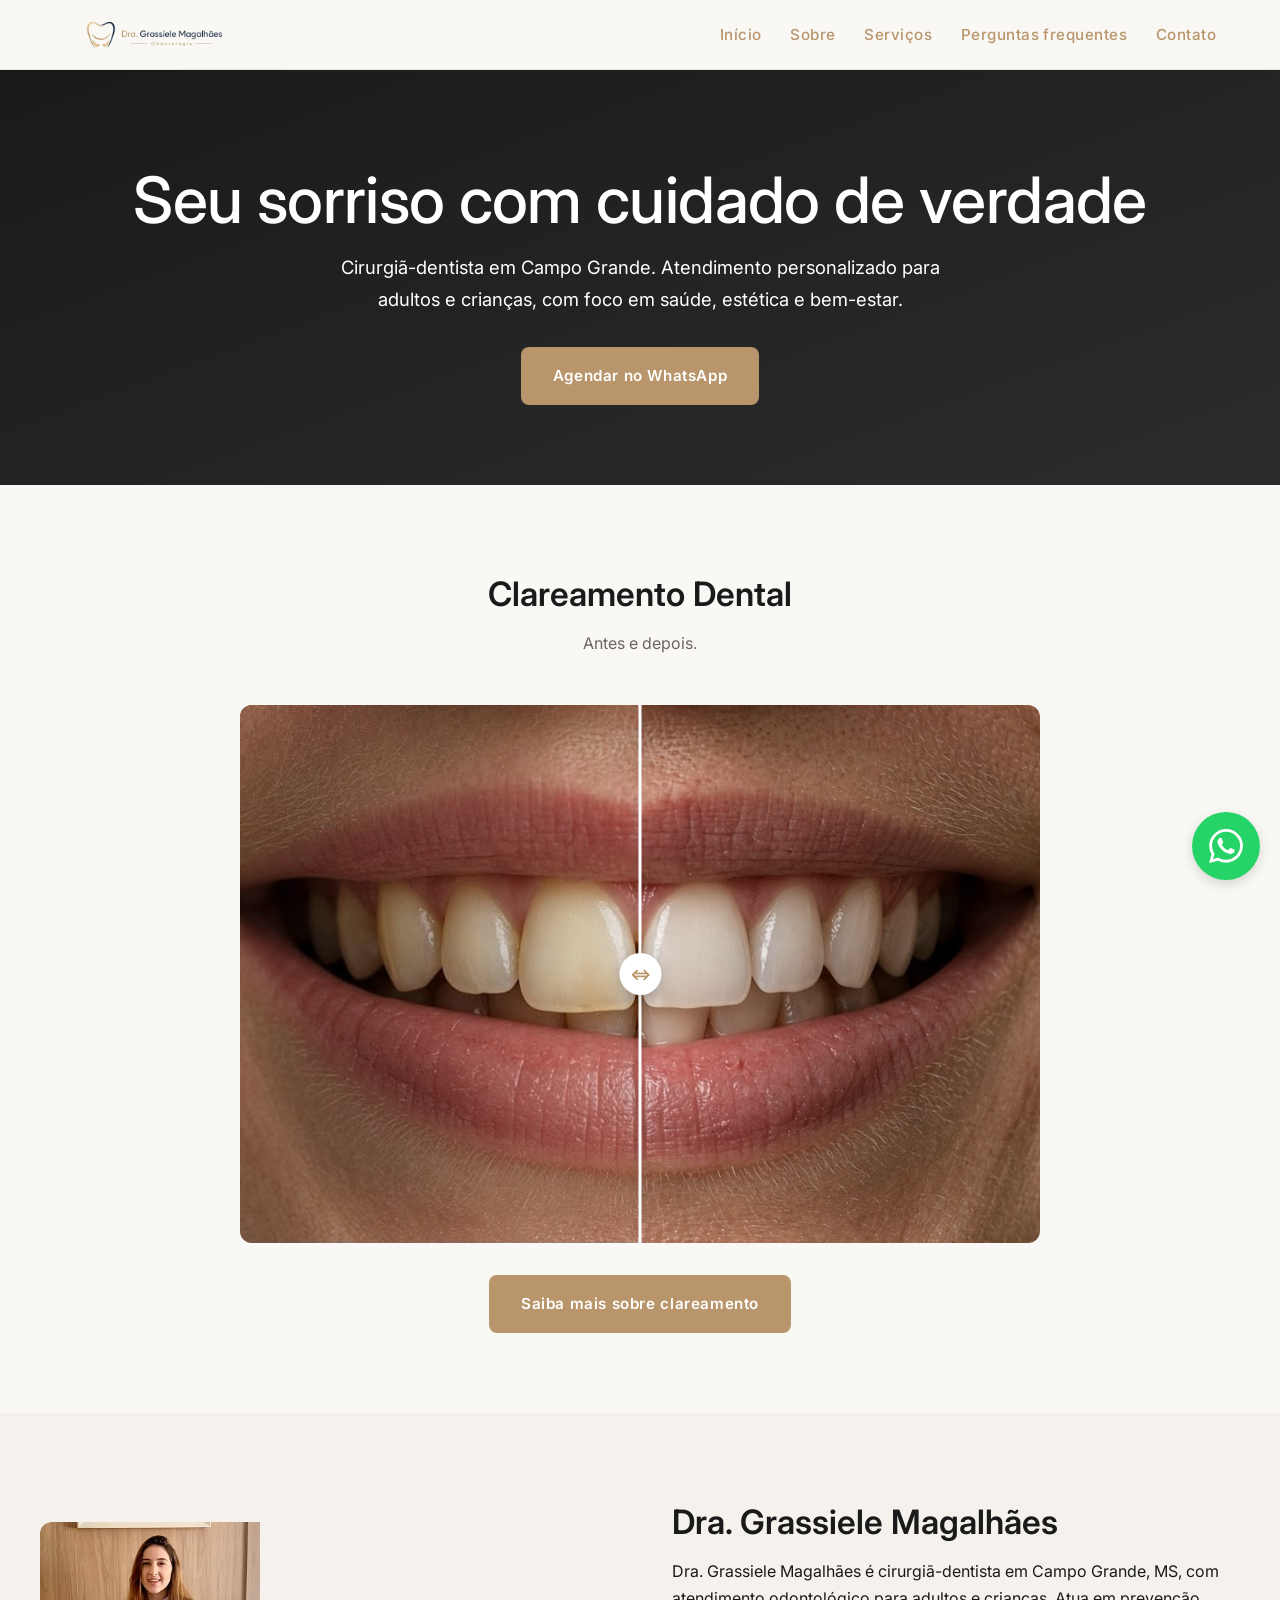
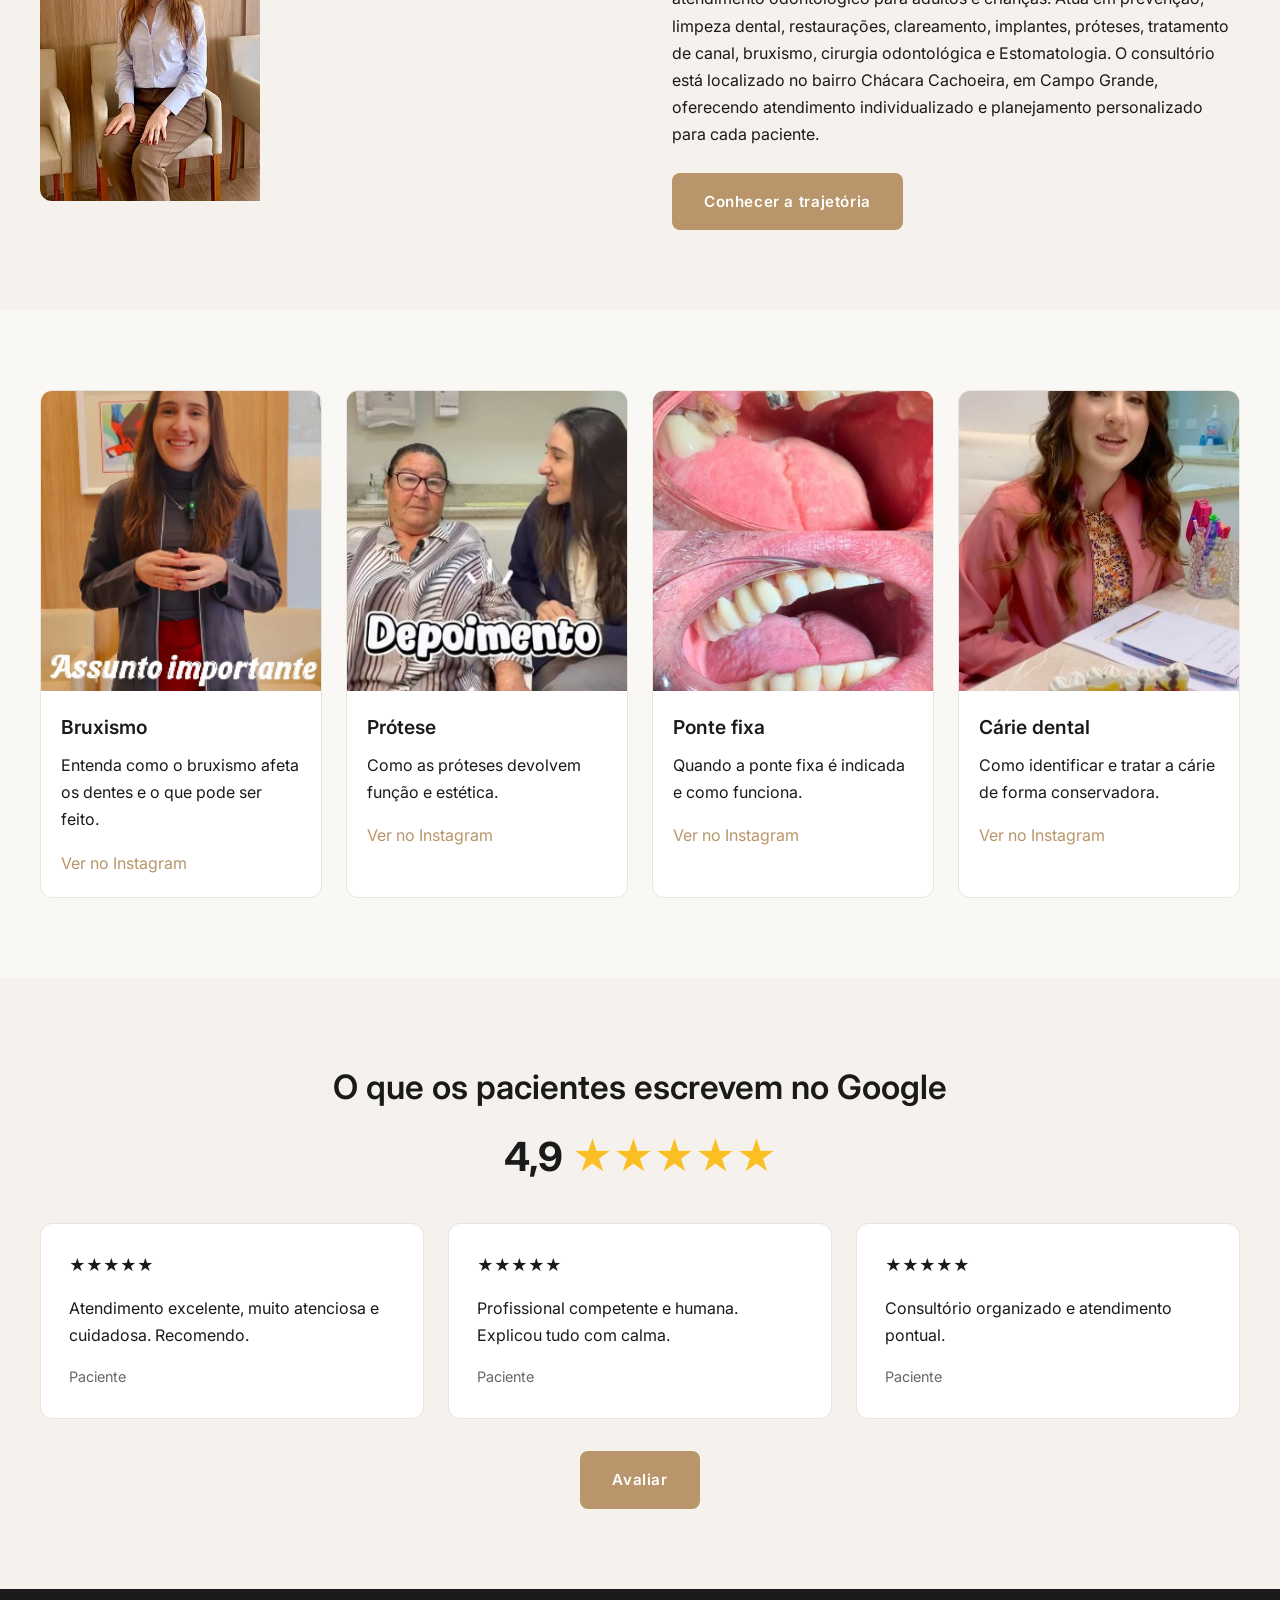
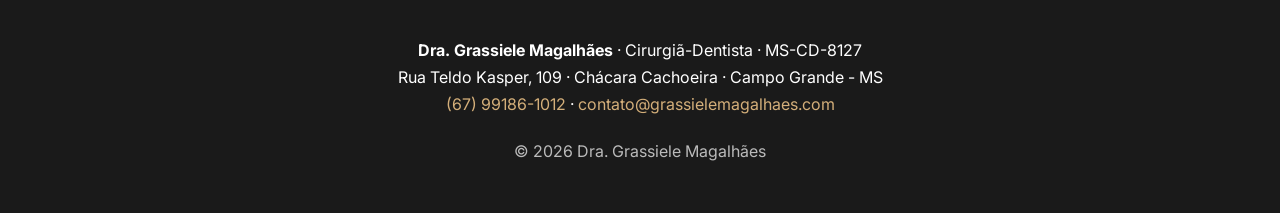
<file: index.html>
<!DOCTYPE html>
<html lang="pt-BR">
<head>
  <meta charset="UTF-8">
  <meta name="viewport" content="width=device-width, initial-scale=1.0">
  <title>Dra. Grassiele Magalhães | Dentista em Campo Grande</title>
  <link rel="preconnect" href="https://fonts.googleapis.com">
  <link rel="preconnect" href="https://fonts.gstatic.com" crossorigin>
  <link href="https://fonts.googleapis.com/css2?family=Inter:wght@400;500;600;700&display=swap" rel="stylesheet">
  <link rel="stylesheet" href="css/style.css">
</head>
<body>
  <header class="header">
    <nav class="nav">
      <a href="index.html" class="logo"><img src="images/logo.png" alt="Dra. Grassiele Magalhães"></a>
      <button class="nav-toggle">☰</button>
      <ul class="nav-menu">
        <li><a href="index.html" class="active">Início</a></li>
        <li><a href="sobre.html">Sobre</a></li>
        <li><a href="servicos.html">Serviços</a></li>
        
        <li><a href="perguntas.html">Perguntas frequentes</a></li>
        <li><a href="contato.html">Contato</a></li>
      </ul>
    </nav>
  </header>
  <main>
    <section class="hero">
      <h1>Seu sorriso com cuidado de verdade</h1>
      <p>Cirurgiã-dentista em Campo Grande. Atendimento personalizado para adultos e crianças, com foco em saúde, estética e bem-estar.</p>
      <div style="display:flex;gap:1rem;justify-content:center;flex-wrap:wrap;">
        <a href="https://wa.me/5567991861012?text=Olá! Gostaria de agendar uma consulta." class="btn" target="_blank">Agendar no WhatsApp</a>
        
      </div>
    </section>

    <section class="section">
      <div class="container">
        <h2 class="section-title">Clareamento Dental</h2>
        <p class="section-subtitle">Antes e depois.</p>
        <div class="compare" id="compare">
          <img src="images/depois.jpg" alt="Depois" class="compare-after">
          <img src="images/antes.jpg" alt="Antes" class="compare-before">
          <div class="compare-line" id="compareLine"><div class="compare-handle">⇔</div></div>
        </div>
        <div style="text-align:center;margin-top:1.5rem;"><a href="clareamento.html" class="btn">Saiba mais sobre clareamento</a></div>
      </div>
    </section>

    <section class="section section-soft">
      <div class="container">
        <div class="about-grid">
          <div class="about-image"><img src="images/doutora.jpg" alt="Dra. Grassiele Magalhães"></div>
          <div>
            <h2 class="section-title" style="text-align:left;">Dra. Grassiele Magalhães</h2>
            <p>Dra. Grassiele Magalhães é cirurgiã-dentista em Campo Grande, MS, com atendimento odontológico para adultos e crianças. Atua em prevenção, limpeza dental, restaurações, clareamento, implantes, próteses, tratamento de canal, bruxismo, cirurgia odontológica e Estomatologia. O consultório está localizado no bairro Chácara Cachoeira, em Campo Grande, oferecendo atendimento individualizado e planejamento personalizado para cada paciente.</p>
            <div style="margin-top:1.5rem;"><a href="sobre.html" class="btn">Conhecer a trajetória</a></div>
          </div>
        </div>
      </div>
    </section>

    <section class="section">
      <div class="container">
        <div class="grid">
          <div class="card" style="padding:0;overflow:hidden;">
            <img src="images/cover-bruxismo.jpg" alt="Bruxismo" style="width:100%;height:300px;object-fit:cover;object-position:center;">
            <div style="padding:1.25rem;"><h3>Bruxismo</h3><p>Entenda como o bruxismo afeta os dentes e o que pode ser feito.</p><a href="https://www.instagram.com/reel/DbJlZlkvBO2/" target="_blank" style="display:inline-block;margin-top:1rem;">Ver no Instagram</a></div>
          </div>
          <div class="card" style="padding:0;overflow:hidden;">
            <img src="images/cover-protese.jpg" alt="Prótese" style="width:100%;height:300px;object-fit:cover;object-position:center;">
            <div style="padding:1.25rem;"><h3>Prótese</h3><p>Como as próteses devolvem função e estética.</p><a href="https://www.instagram.com/reel/DbBzwTgJEyK/" target="_blank" style="display:inline-block;margin-top:1rem;">Ver no Instagram</a></div>
          </div>
          <div class="card" style="padding:0;overflow:hidden;">
            <img src="images/cover-ponte.jpg" alt="Ponte fixa" style="width:100%;height:300px;object-fit:cover;object-position:center;">
            <div style="padding:1.25rem;"><h3>Ponte fixa</h3><p>Quando a ponte fixa é indicada e como funciona.</p><a href="https://www.instagram.com/reel/DIZo9DwS8MG/" target="_blank" style="display:inline-block;margin-top:1rem;">Ver no Instagram</a></div>
          </div>
          <div class="card" style="padding:0;overflow:hidden;">
            <img src="images/cover-carie.jpg" alt="Cárie dental" style="width:100%;height:300px;object-fit:cover;object-position:center;">
            <div style="padding:1.25rem;"><h3>Cárie dental</h3><p>Como identificar e tratar a cárie de forma conservadora.</p><a href="https://www.instagram.com/reel/DEaXKeYpCxU/" target="_blank" style="display:inline-block;margin-top:1rem;">Ver no Instagram</a></div>
          </div>
        </div>
      </div>
    </section>

    <section class="section section-soft">
      <div class="container">
        <h2 class="section-title">O que os pacientes escrevem no Google</h2>
        <div style="text-align:center;margin-bottom:2rem;">
          <div style="font-size:2.5rem;font-weight:700;color:var(--navy);">4,9 <span style="color:#FBBF24;">★★★★★</span></div>
        </div>
        <div class="grid">
          <div class="card"><p>★★★★★</p><p style="margin:1rem 0;">Atendimento excelente, muito atenciosa e cuidadosa. Recomendo.</p><p style="font-size:.9rem;color:var(--muted);">Paciente</p></div>
          <div class="card"><p>★★★★★</p><p style="margin:1rem 0;">Profissional competente e humana. Explicou tudo com calma.</p><p style="font-size:.9rem;color:var(--muted);">Paciente</p></div>
          <div class="card"><p>★★★★★</p><p style="margin:1rem 0;">Consultório organizado e atendimento pontual.</p><p style="font-size:.9rem;color:var(--muted);">Paciente</p></div>
        </div>
        <div style="text-align:center;margin-top:2rem;">
          <a href="https://search.google.com/local/writereview?placeid=ChIJqT_Q59fphpQRULqyvQDDcs4" class="btn" target="_blank">Avaliar</a>
        </div>
      </div>
    </section>
  </main>
  <footer class="footer">
    <p><strong>Dra. Grassiele Magalhães</strong> · Cirurgiã-Dentista · MS-CD-8127</p>
    <p>Rua Teldo Kasper, 109 · Chácara Cachoeira · Campo Grande - MS</p>
    <p><a href="https://wa.me/5567991861012" target="_blank">(67) 99186-1012</a> · <a href="mailto:contato@grassielemagalhaes.com">contato@grassielemagalhaes.com</a></p>
    <p style="margin-top:1.2rem;opacity:.7;">© 2026 Dra. Grassiele Magalhães</p>
  </footer>
  <a href="https://wa.me/5567991861012" class="whatsapp-float" target="_blank" aria-label="WhatsApp"><svg viewBox="0 0 24 24" fill="currentColor"><path d="M17.472 14.382c-.297-.149-1.758-.867-2.03-.967-.273-.099-.471-.148-.67.15-.197.297-.767.966-.94 1.164-.173.199-.347.223-.644.075-.297-.15-1.255-.463-2.39-1.475-.883-.788-1.48-1.761-1.653-2.059-.173-.297-.018-.458.13-.606.134-.133.298-.347.446-.52.149-.174.198-.298.298-.497.099-.198.05-.371-.025-.52-.075-.149-.669-1.612-.916-2.207-.242-.579-.487-.5-.669-.51-.173-.008-.371-.01-.57-.01-.198 0-.52.074-.792.372-.272.297-1.04 1.016-1.04 2.479 0 1.462 1.065 2.875 1.213 3.074.149.198 2.096 3.2 5.077 4.487.709.306 1.262.489 1.694.625.712.227 1.36.195 1.871.118.571-.085 1.758-.719 2.006-1.413.248-.694.248-1.289.173-1.413-.074-.124-.272-.198-.57-.347m-5.421 7.403h-.004a9.87 9.87 0 01-5.031-1.378l-.361-.214-3.741.982.998-3.648-.235-.374a9.86 9.86 0 01-1.51-5.26c.001-5.45 4.436-9.884 9.888-9.884 2.64 0 5.122 1.03 6.988 2.898a9.825 9.825 0 012.893 6.994c-.003 5.45-4.435 9.884-9.881 9.884m8.413-18.297A11.815 11.815 0 0012.05 0C5.495 0 .16 5.335.157 11.892c0 2.096.547 4.142 1.588 5.945L.057 24l6.305-1.654a11.882 11.882 0 005.683 1.448h.005c6.554 0 11.89-5.335 11.893-11.893a11.821 11.821 0 00-3.48-8.413z"/></svg></a>
  <script src="js/script.js"></script>
</body>
</html>
</file>
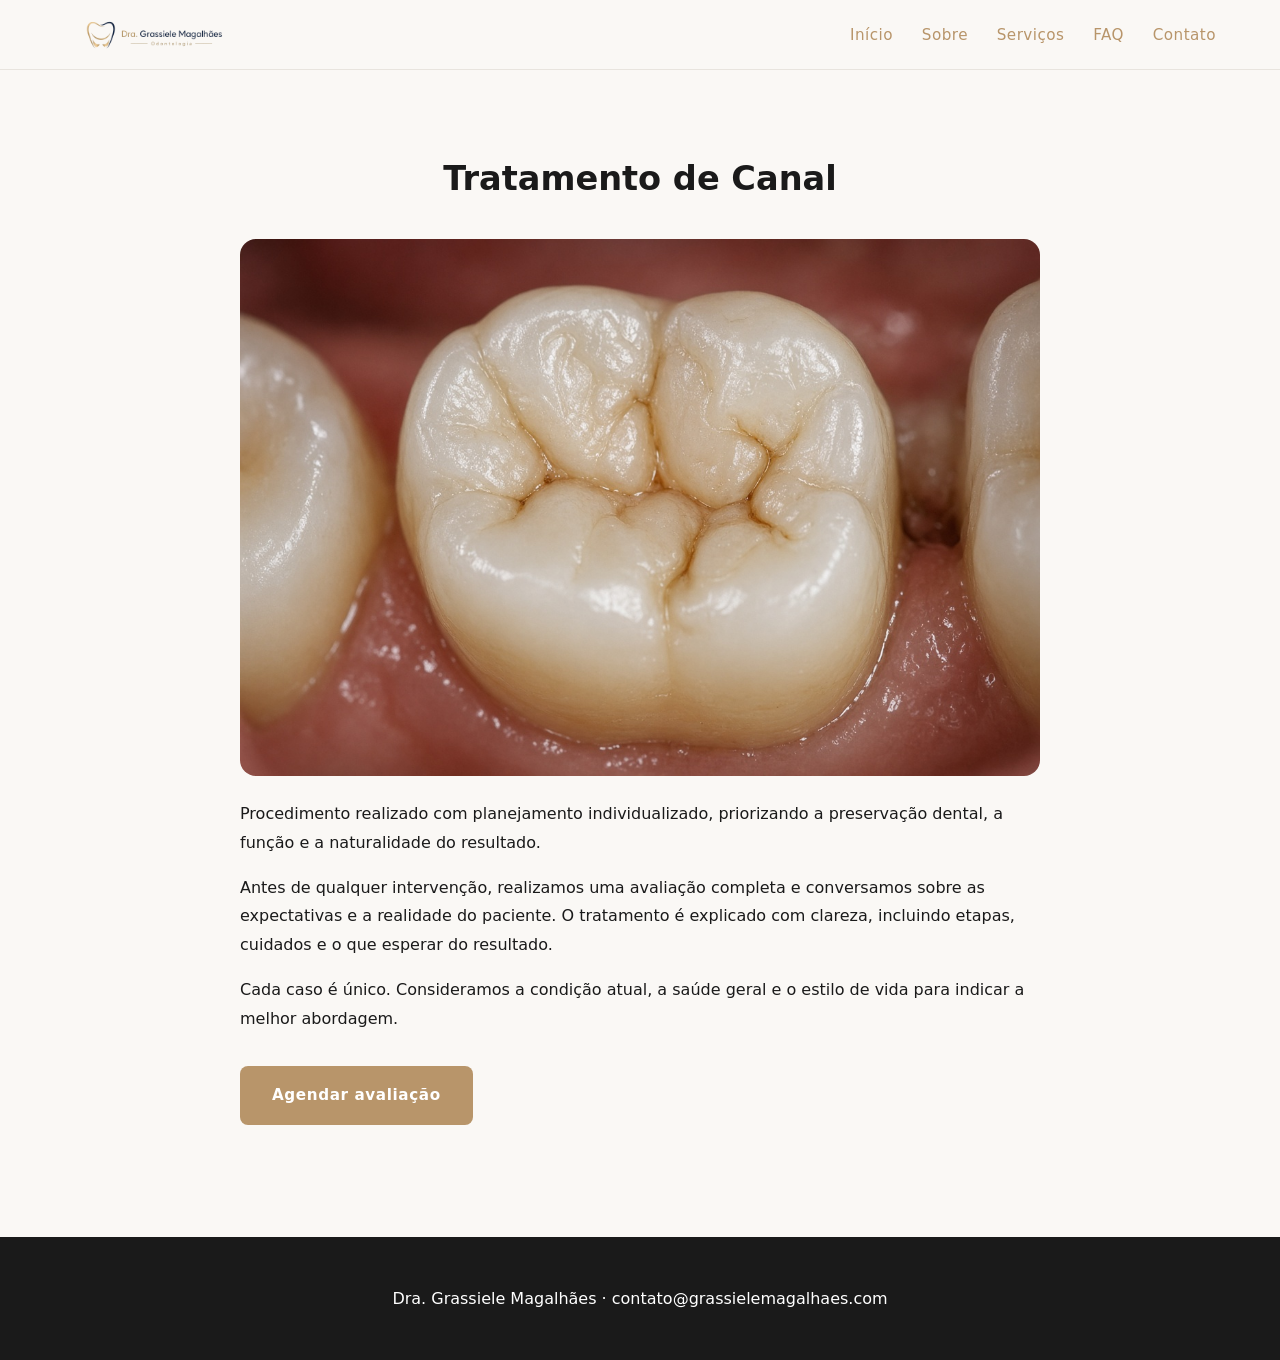
<file: canal.html>
<!DOCTYPE html>
<html lang="pt-BR">
<head>
  <meta charset="UTF-8">
  <meta name="viewport" content="width=device-width, initial-scale=1.0">
  <title>Tratamento de Canal | Dra. Grassiele Magalhães</title>
  <link rel="stylesheet" href="css/style.css">
</head>
<body>
  <header class="header"><nav class="nav"><a href="index.html" class="logo"><img src="images/logo.png" alt="Dra. Grassiele Magalhães"></a><button class="nav-toggle">☰</button><ul class="nav-menu"><li><a href="index.html">Início</a></li><li><a href="sobre.html">Sobre</a></li><li><a href="servicos.html">Serviços</a></li><li><a href="perguntas.html">FAQ</a></li><li><a href="contato.html">Contato</a></li></ul></nav></header>
  <main><section class="section"><div class="container"><h1 class="section-title">Tratamento de Canal</h1><div style="max-width:800px;margin:2rem auto;line-height:1.8;"><img src="images/canal.jpg" alt="Tratamento de Canal" style="border-radius:16px;margin-bottom:1.5rem;"><p>Procedimento realizado com planejamento individualizado, priorizando a preservação dental, a função e a naturalidade do resultado.</p><p style="margin-top:1rem;">Antes de qualquer intervenção, realizamos uma avaliação completa e conversamos sobre as expectativas e a realidade do paciente. O tratamento é explicado com clareza, incluindo etapas, cuidados e o que esperar do resultado.</p><p style="margin-top:1rem;">Cada caso é único. Consideramos a condição atual, a saúde geral e o estilo de vida para indicar a melhor abordagem.</p><div style="margin-top:2rem;"><a href="https://wa.me/5567991861012" class="btn" target="_blank">Agendar avaliação</a></div></div></div></section></main>
  <footer class="footer"><p>Dra. Grassiele Magalhães · contato@grassielemagalhaes.com</p></footer>
  <script src="js/script.js"></script>
</body></html>
</file>
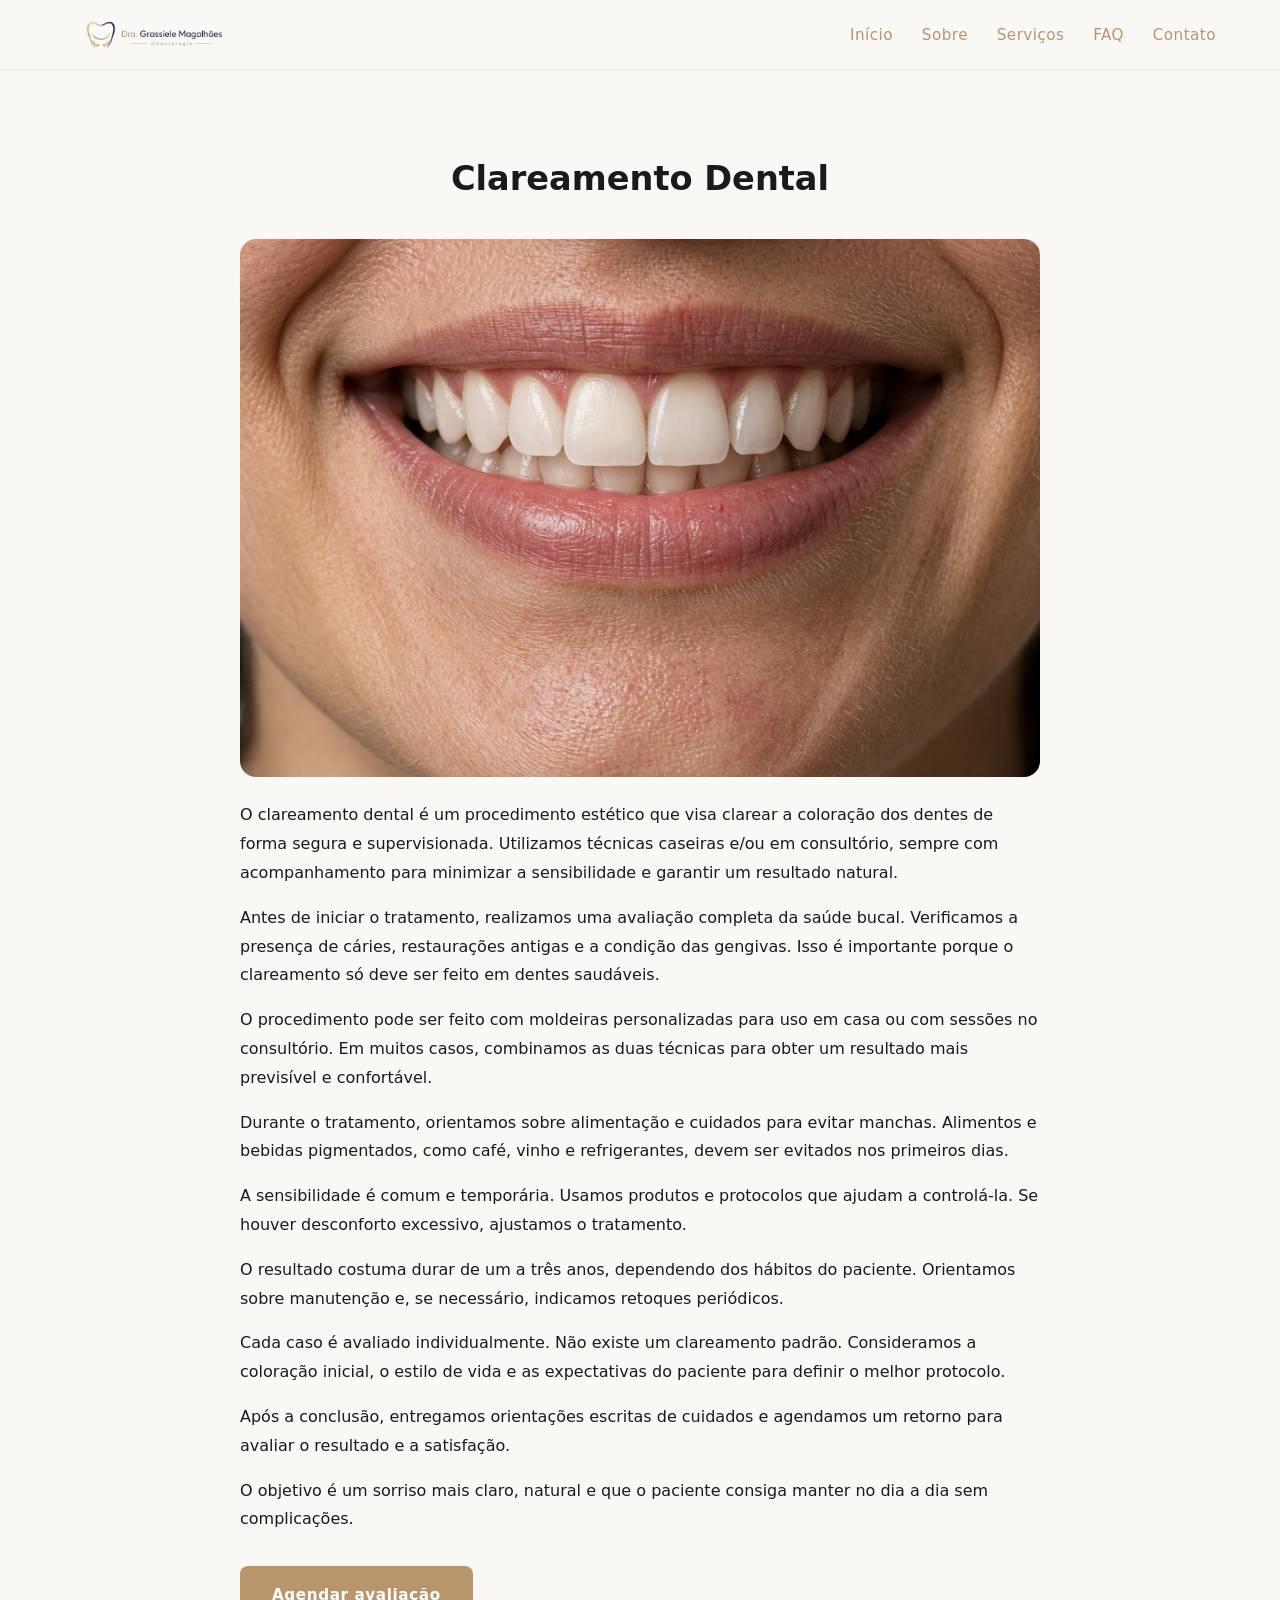
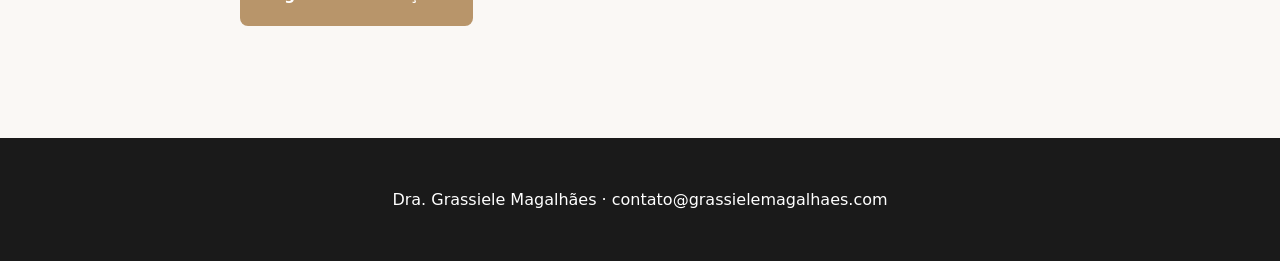
<file: clareamento.html>
<!DOCTYPE html>
<html lang="pt-BR">
<head>
  <meta charset="UTF-8">
  <meta name="viewport" content="width=device-width, initial-scale=1.0">
  <title>Clareamento Dental | Dra. Grassiele Magalhães</title>
  <link rel="stylesheet" href="css/style.css">
</head>
<body>
  <header class="header"><nav class="nav"><a href="index.html" class="logo"><img src="images/logo.png" alt="Dra. Grassiele Magalhães"></a><button class="nav-toggle">☰</button><ul class="nav-menu"><li><a href="index.html">Início</a></li><li><a href="sobre.html">Sobre</a></li><li><a href="servicos.html">Serviços</a></li><li><a href="perguntas.html">FAQ</a></li><li><a href="contato.html">Contato</a></li></ul></nav></header>
  <main><section class="section"><div class="container"><h1 class="section-title">Clareamento Dental</h1><div style="max-width:800px;margin:2rem auto;line-height:1.8;"><img src="images/clareamento.jpg" alt="Clareamento dental" style="border-radius:16px;margin-bottom:1.5rem;"><p>O clareamento dental é um procedimento estético que visa clarear a coloração dos dentes de forma segura e supervisionada. Utilizamos técnicas caseiras e/ou em consultório, sempre com acompanhamento para minimizar a sensibilidade e garantir um resultado natural.</p><p style="margin-top:1rem;">Antes de iniciar o tratamento, realizamos uma avaliação completa da saúde bucal. Verificamos a presença de cáries, restaurações antigas e a condição das gengivas. Isso é importante porque o clareamento só deve ser feito em dentes saudáveis.</p><p style="margin-top:1rem;">O procedimento pode ser feito com moldeiras personalizadas para uso em casa ou com sessões no consultório. Em muitos casos, combinamos as duas técnicas para obter um resultado mais previsível e confortável.</p><p style="margin-top:1rem;">Durante o tratamento, orientamos sobre alimentação e cuidados para evitar manchas. Alimentos e bebidas pigmentados, como café, vinho e refrigerantes, devem ser evitados nos primeiros dias.</p><p style="margin-top:1rem;">A sensibilidade é comum e temporária. Usamos produtos e protocolos que ajudam a controlá-la. Se houver desconforto excessivo, ajustamos o tratamento.</p><p style="margin-top:1rem;">O resultado costuma durar de um a três anos, dependendo dos hábitos do paciente. Orientamos sobre manutenção e, se necessário, indicamos retoques periódicos.</p><p style="margin-top:1rem;">Cada caso é avaliado individualmente. Não existe um clareamento padrão. Consideramos a coloração inicial, o estilo de vida e as expectativas do paciente para definir o melhor protocolo.</p><p style="margin-top:1rem;">Após a conclusão, entregamos orientações escritas de cuidados e agendamos um retorno para avaliar o resultado e a satisfação.</p><p style="margin-top:1rem;">O objetivo é um sorriso mais claro, natural e que o paciente consiga manter no dia a dia sem complicações.</p><div style="margin-top:2rem;"><a href="https://wa.me/5567991861012?text=Olá! Gostaria de saber mais sobre clareamento dental." class="btn" target="_blank">Agendar avaliação</a></div></div></div></section></main>
  <footer class="footer"><p>Dra. Grassiele Magalhães · contato@grassielemagalhaes.com</p></footer>
  <script src="js/script.js"></script>
</body></html>
</file>
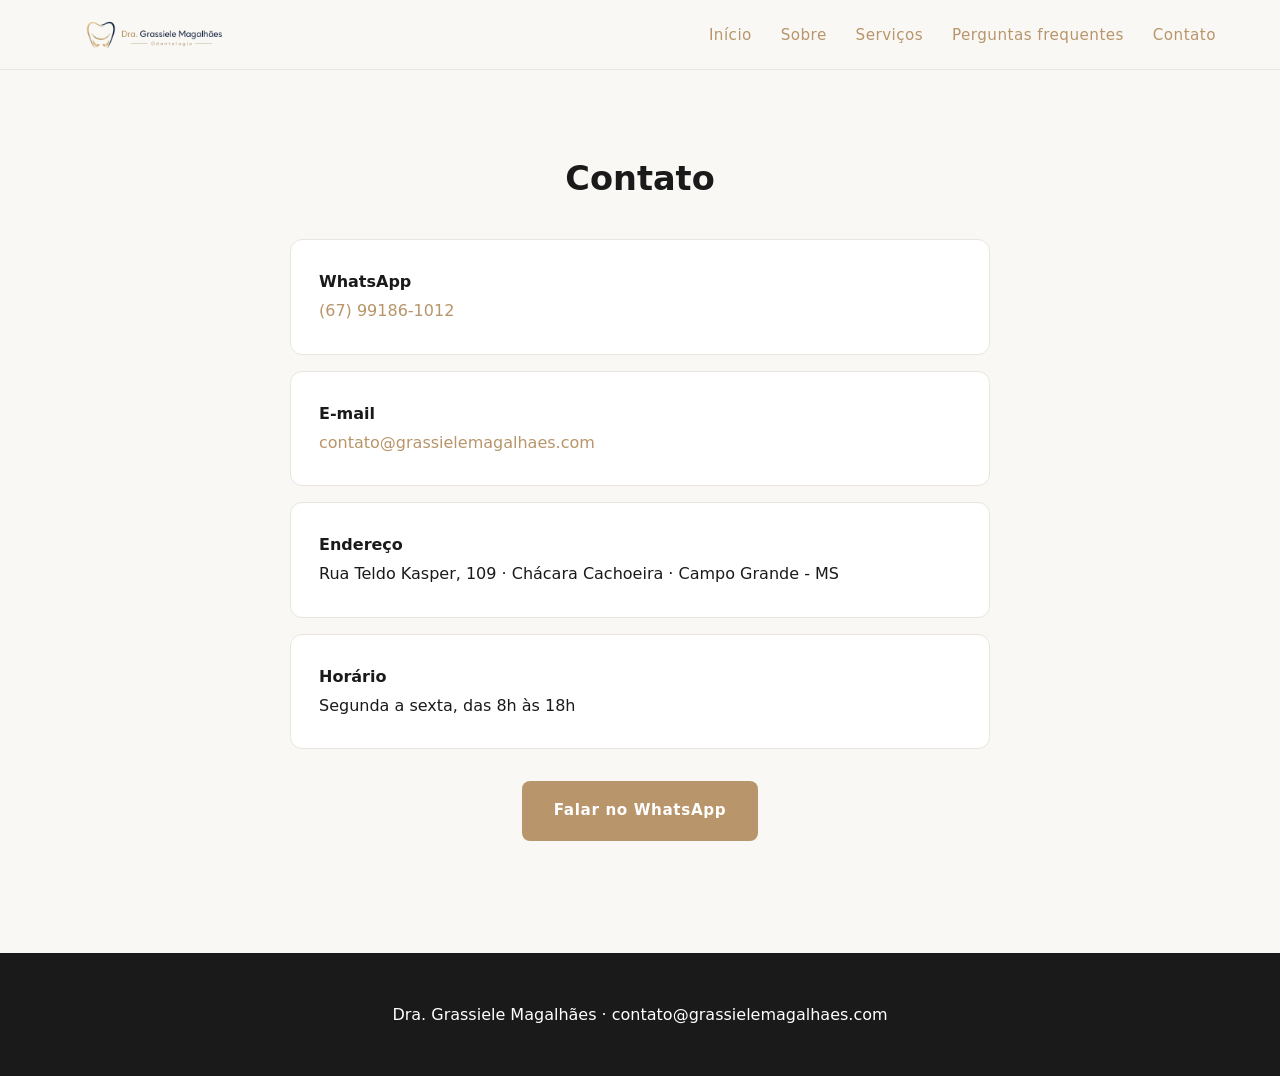
<file: contato.html>
<!DOCTYPE html>
<html lang="pt-BR">
<head>
  <meta charset="UTF-8">
  <meta name="viewport" content="width=device-width, initial-scale=1.0">
  <title>Contato | Dra. Grassiele Magalhães</title>
  <link rel="stylesheet" href="css/style.css">
</head>
<body>
  <header class="header"><nav class="nav"><a href="index.html" class="logo"><img src="images/logo.png" alt="Dra. Grassiele Magalhães"></a><button class="nav-toggle">☰</button><ul class="nav-menu"><li><a href="index.html">Início</a></li><li><a href="sobre.html">Sobre</a></li><li><a href="servicos.html">Serviços</a></li><li><a href="perguntas.html">Perguntas frequentes</a></li><li><a href="contato.html" class="active">Contato</a></li></ul></nav></header>
  <main><section class="section"><div class="container"><h1 class="section-title">Contato</h1><div style="max-width:700px;margin:2rem auto;line-height:1.8;"><div class="card" style="margin-bottom:1rem;"><p><strong>WhatsApp</strong><br><a href="https://wa.me/5567991861012" target="_blank">(67) 99186-1012</a></p></div><div class="card" style="margin-bottom:1rem;"><p><strong>E-mail</strong><br><a href="mailto:contato@grassielemagalhaes.com">contato@grassielemagalhaes.com</a></p></div><div class="card" style="margin-bottom:1rem;"><p><strong>Endereço</strong><br>Rua Teldo Kasper, 109 · Chácara Cachoeira · Campo Grande - MS</p></div><div class="card"><p><strong>Horário</strong><br>Segunda a sexta, das 8h às 18h</p></div><div style="text-align:center;margin-top:2rem;"><a href="https://wa.me/5567991861012" class="btn" target="_blank">Falar no WhatsApp</a></div></div></div></section></main>
  <footer class="footer"><p>Dra. Grassiele Magalhães · contato@grassielemagalhaes.com</p></footer>
  <script src="js/script.js"></script>
</body></html>
</file>
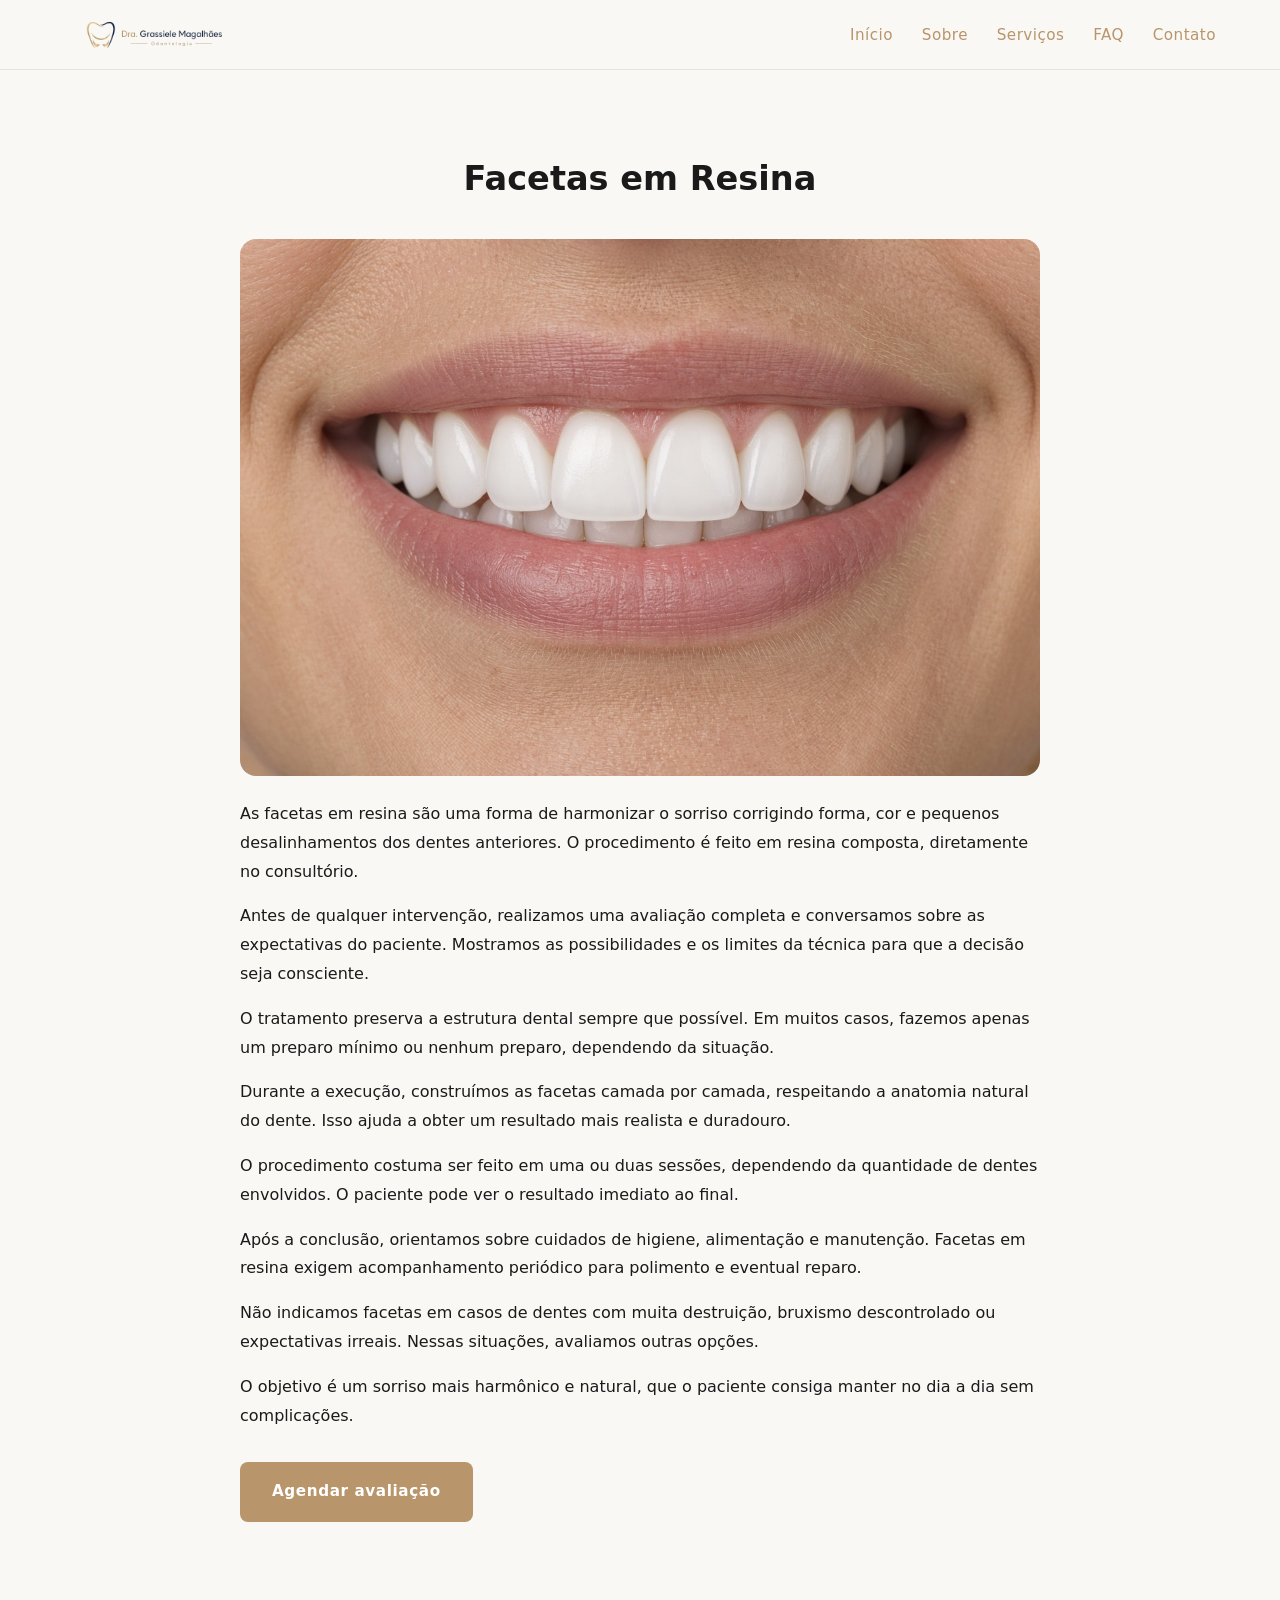
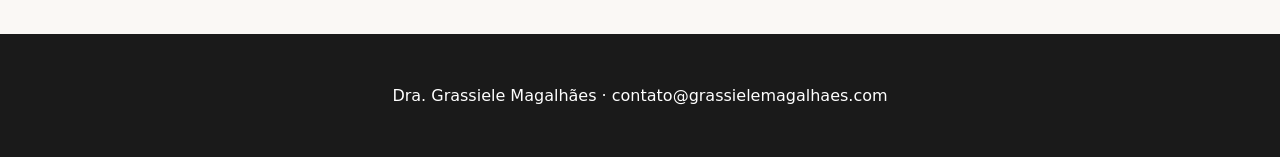
<file: facetas.html>
<!DOCTYPE html>
<html lang="pt-BR">
<head>
  <meta charset="UTF-8">
  <meta name="viewport" content="width=device-width, initial-scale=1.0">
  <title>Facetas | Dra. Grassiele Magalhães</title>
  <link rel="stylesheet" href="css/style.css">
</head>
<body>
  <header class="header"><nav class="nav"><a href="index.html" class="logo"><img src="images/logo.png" alt="Dra. Grassiele Magalhães"></a><button class="nav-toggle">☰</button><ul class="nav-menu"><li><a href="index.html">Início</a></li><li><a href="sobre.html">Sobre</a></li><li><a href="servicos.html">Serviços</a></li><li><a href="perguntas.html">FAQ</a></li><li><a href="contato.html">Contato</a></li></ul></nav></header>
  <main><section class="section"><div class="container"><h1 class="section-title">Facetas em Resina</h1><div style="max-width:800px;margin:2rem auto;line-height:1.8;"><img src="images/facetas.jpg" alt="Facetas em resina" style="border-radius:16px;margin-bottom:1.5rem;"><p>As facetas em resina são uma forma de harmonizar o sorriso corrigindo forma, cor e pequenos desalinhamentos dos dentes anteriores. O procedimento é feito em resina composta, diretamente no consultório.</p><p style="margin-top:1rem;">Antes de qualquer intervenção, realizamos uma avaliação completa e conversamos sobre as expectativas do paciente. Mostramos as possibilidades e os limites da técnica para que a decisão seja consciente.</p><p style="margin-top:1rem;">O tratamento preserva a estrutura dental sempre que possível. Em muitos casos, fazemos apenas um preparo mínimo ou nenhum preparo, dependendo da situação.</p><p style="margin-top:1rem;">Durante a execução, construímos as facetas camada por camada, respeitando a anatomia natural do dente. Isso ajuda a obter um resultado mais realista e duradouro.</p><p style="margin-top:1rem;">O procedimento costuma ser feito em uma ou duas sessões, dependendo da quantidade de dentes envolvidos. O paciente pode ver o resultado imediato ao final.</p><p style="margin-top:1rem;">Após a conclusão, orientamos sobre cuidados de higiene, alimentação e manutenção. Facetas em resina exigem acompanhamento periódico para polimento e eventual reparo.</p><p style="margin-top:1rem;">Não indicamos facetas em casos de dentes com muita destruição, bruxismo descontrolado ou expectativas irreais. Nessas situações, avaliamos outras opções.</p><p style="margin-top:1rem;">O objetivo é um sorriso mais harmônico e natural, que o paciente consiga manter no dia a dia sem complicações.</p><div style="margin-top:2rem;"><a href="https://wa.me/5567991861012" class="btn" target="_blank">Agendar avaliação</a></div></div></div></section></main>
  <footer class="footer"><p>Dra. Grassiele Magalhães · contato@grassielemagalhaes.com</p></footer>
  <script src="js/script.js"></script>
</body></html>
</file>
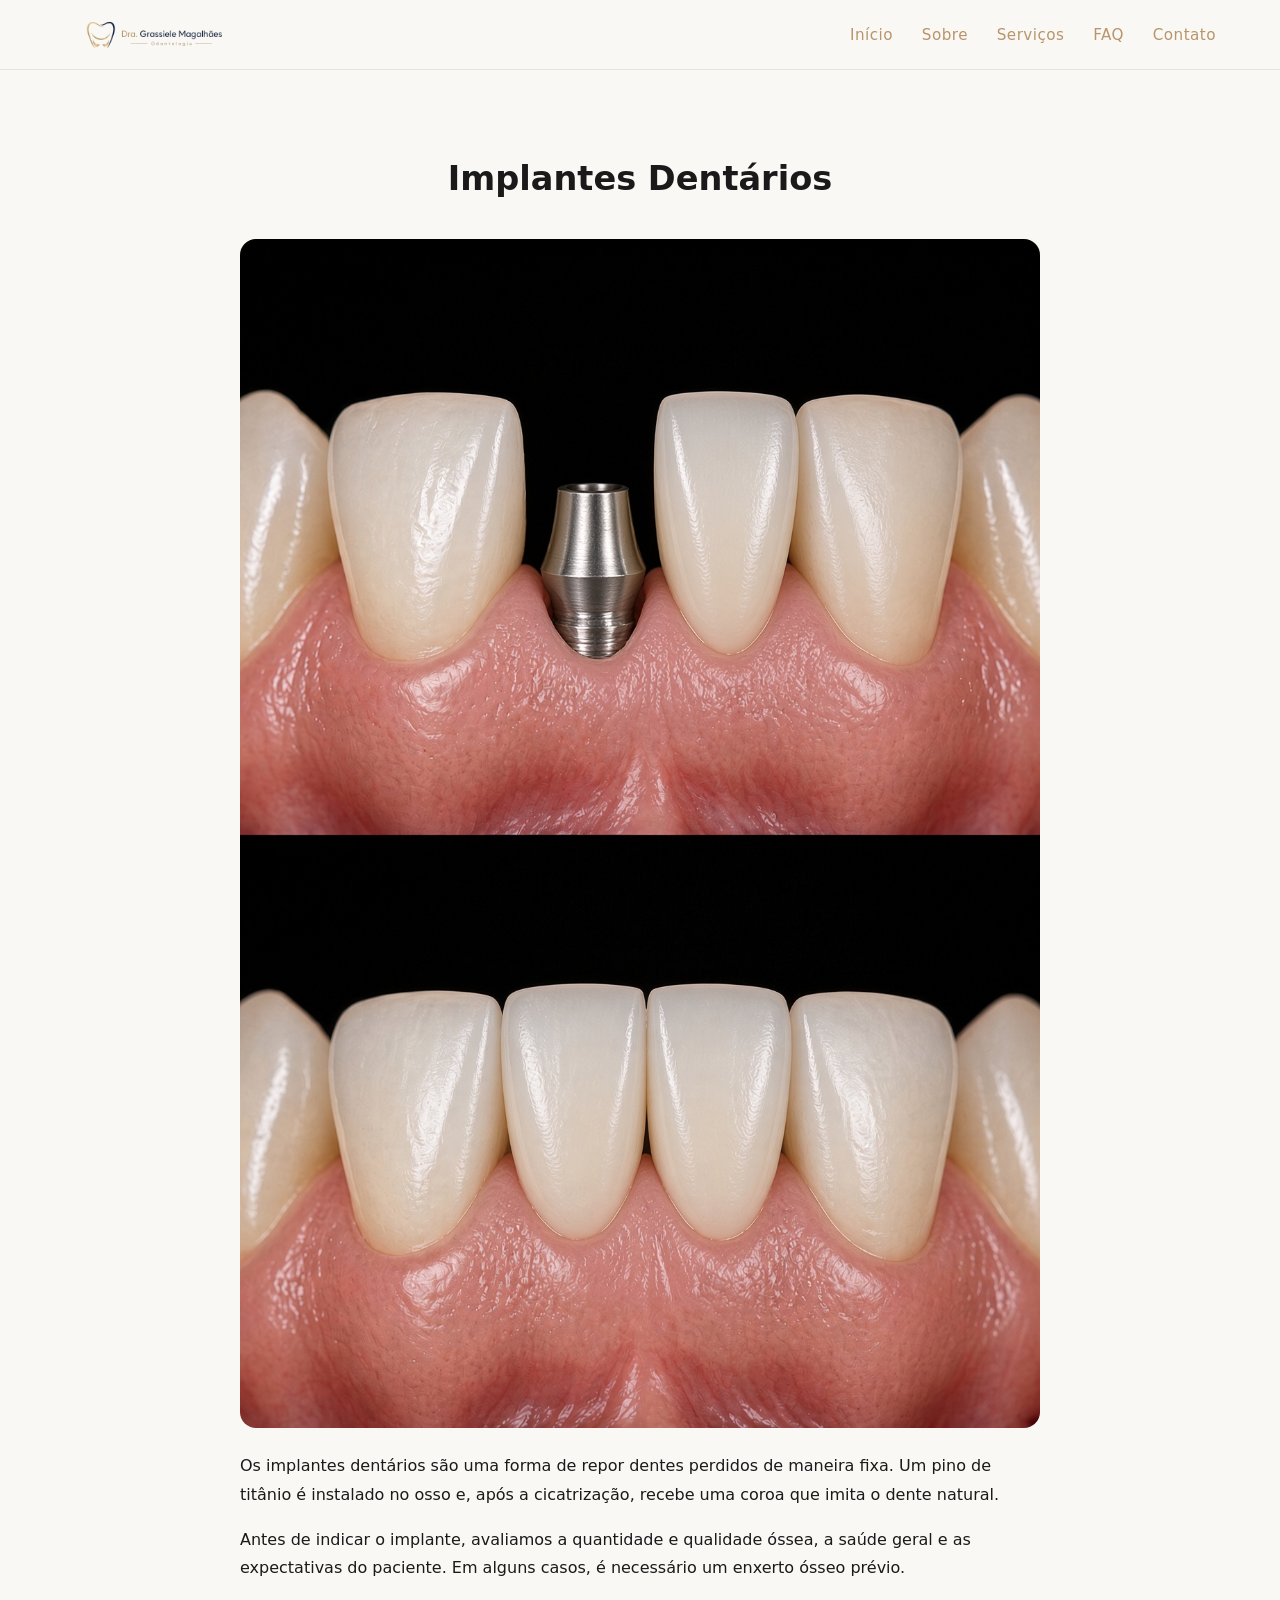
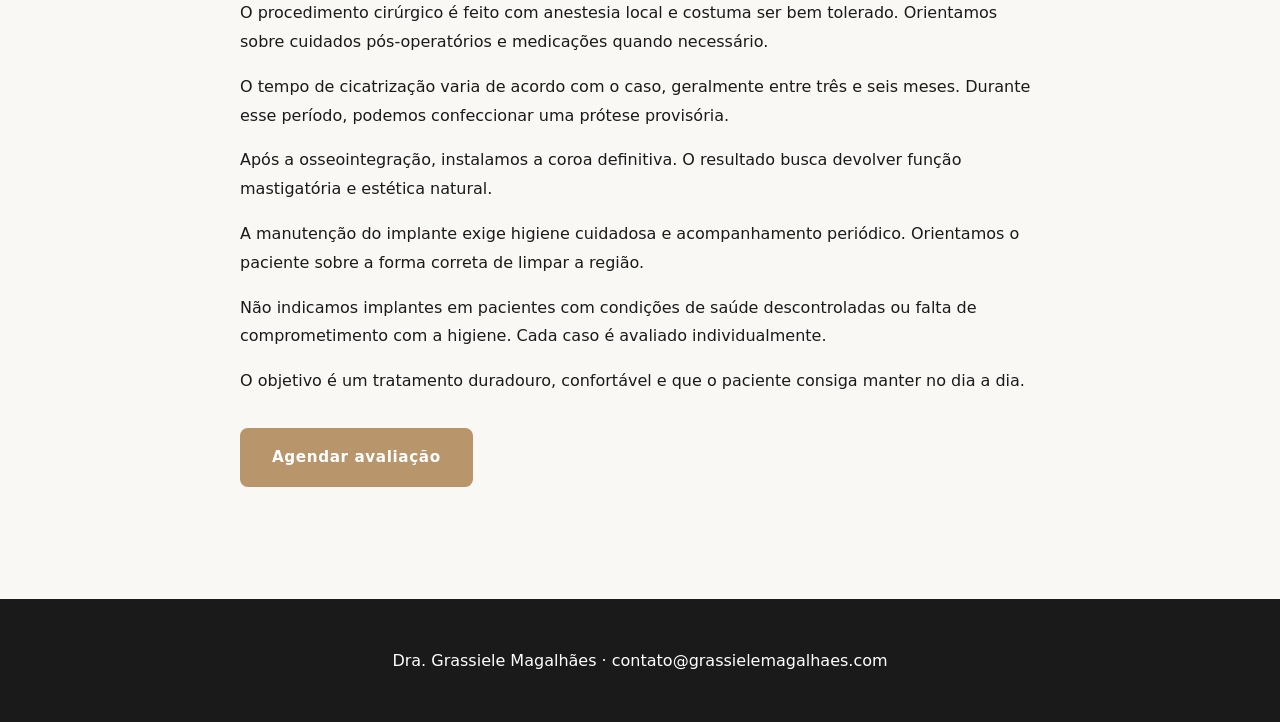
<file: implante.html>
<!DOCTYPE html>
<html lang="pt-BR">
<head>
  <meta charset="UTF-8">
  <meta name="viewport" content="width=device-width, initial-scale=1.0">
  <title>Implantes | Dra. Grassiele Magalhães</title>
  <link rel="stylesheet" href="css/style.css">
</head>
<body>
  <header class="header"><nav class="nav"><a href="index.html" class="logo"><img src="images/logo.png" alt="Dra. Grassiele Magalhães"></a><button class="nav-toggle">☰</button><ul class="nav-menu"><li><a href="index.html">Início</a></li><li><a href="sobre.html">Sobre</a></li><li><a href="servicos.html">Serviços</a></li><li><a href="perguntas.html">FAQ</a></li><li><a href="contato.html">Contato</a></li></ul></nav></header>
  <main><section class="section"><div class="container"><h1 class="section-title">Implantes Dentários</h1><div style="max-width:800px;margin:2rem auto;line-height:1.8;"><img src="images/implante.jpg" alt="Implante dentário" style="border-radius:16px;margin-bottom:1.5rem;"><p>Os implantes dentários são uma forma de repor dentes perdidos de maneira fixa. Um pino de titânio é instalado no osso e, após a cicatrização, recebe uma coroa que imita o dente natural.</p><p style="margin-top:1rem;">Antes de indicar o implante, avaliamos a quantidade e qualidade óssea, a saúde geral e as expectativas do paciente. Em alguns casos, é necessário um enxerto ósseo prévio.</p><p style="margin-top:1rem;">O procedimento cirúrgico é feito com anestesia local e costuma ser bem tolerado. Orientamos sobre cuidados pós-operatórios e medicações quando necessário.</p><p style="margin-top:1rem;">O tempo de cicatrização varia de acordo com o caso, geralmente entre três e seis meses. Durante esse período, podemos confeccionar uma prótese provisória.</p><p style="margin-top:1rem;">Após a osseointegração, instalamos a coroa definitiva. O resultado busca devolver função mastigatória e estética natural.</p><p style="margin-top:1rem;">A manutenção do implante exige higiene cuidadosa e acompanhamento periódico. Orientamos o paciente sobre a forma correta de limpar a região.</p><p style="margin-top:1rem;">Não indicamos implantes em pacientes com condições de saúde descontroladas ou falta de comprometimento com a higiene. Cada caso é avaliado individualmente.</p><p style="margin-top:1rem;">O objetivo é um tratamento duradouro, confortável e que o paciente consiga manter no dia a dia.</p><div style="margin-top:2rem;"><a href="https://wa.me/5567991861012" class="btn" target="_blank">Agendar avaliação</a></div></div></div></section></main>
  <footer class="footer"><p>Dra. Grassiele Magalhães · contato@grassielemagalhaes.com</p></footer>
  <script src="js/script.js"></script>
</body></html>
</file>
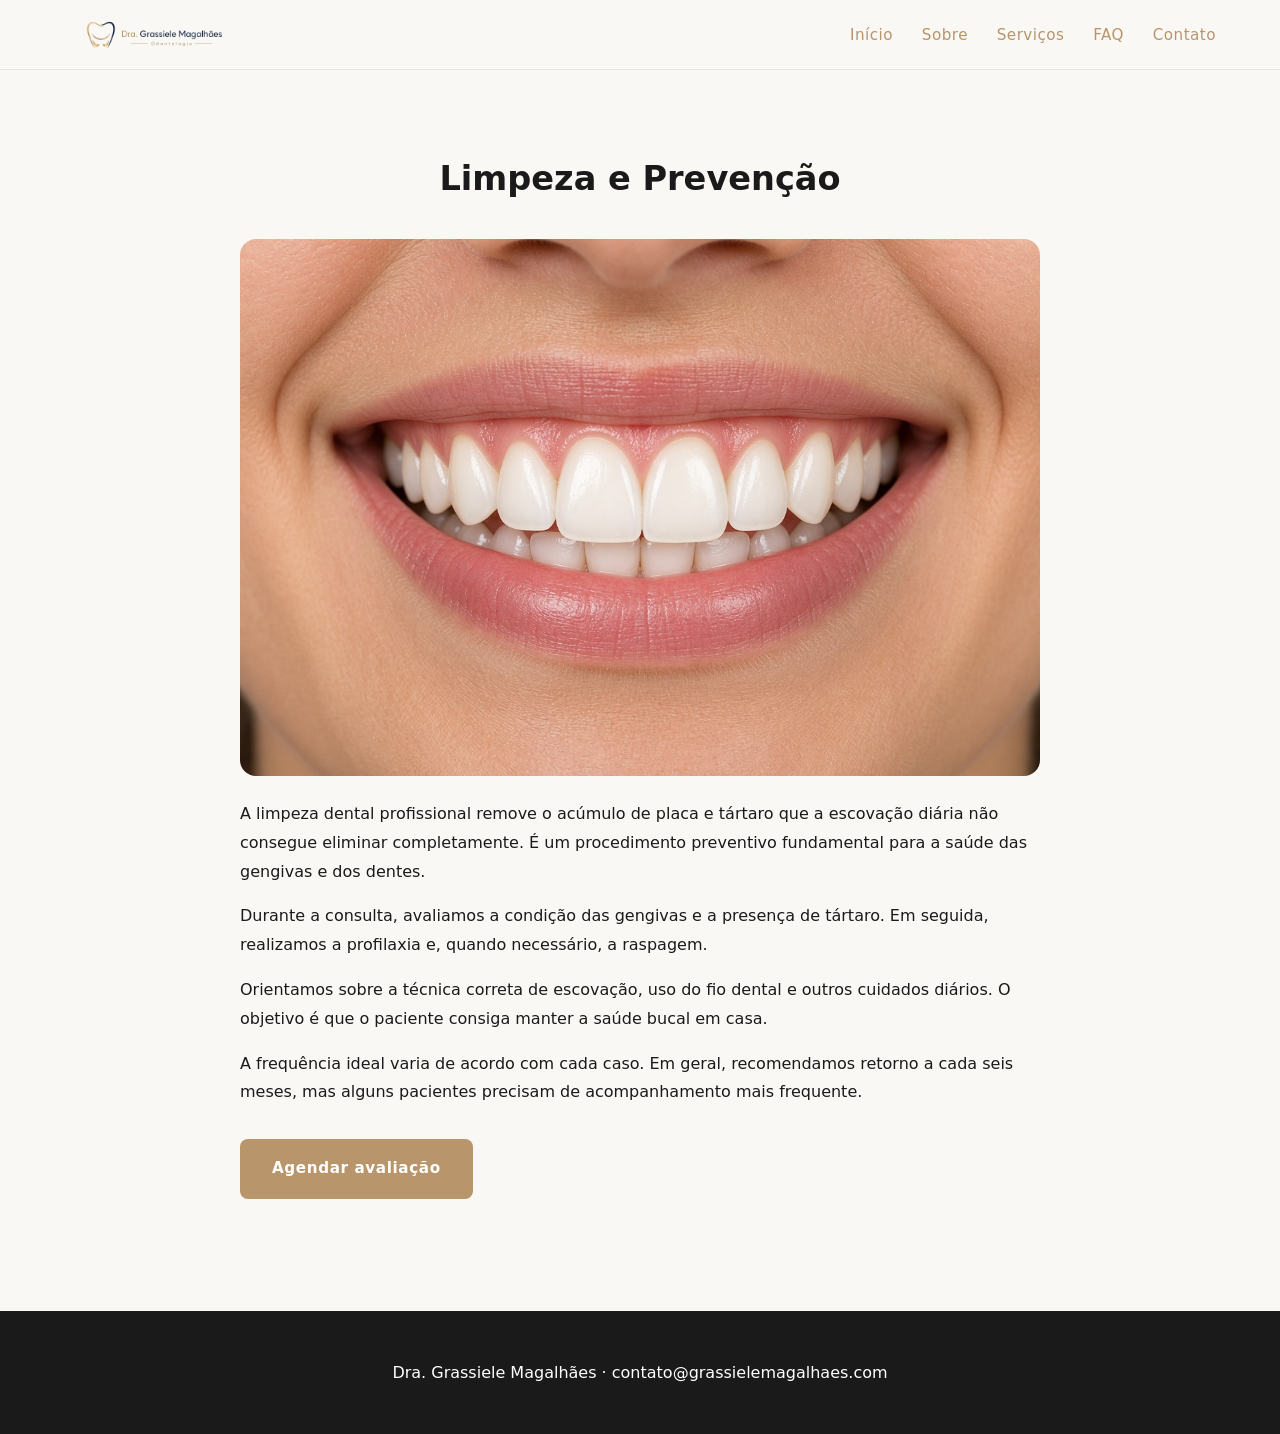
<file: limpeza.html>
<!DOCTYPE html>
<html lang="pt-BR">
<head>
  <meta charset="UTF-8">
  <meta name="viewport" content="width=device-width, initial-scale=1.0">
  <title>Limpeza e Prevenção | Dra. Grassiele Magalhães</title>
  <link rel="stylesheet" href="css/style.css">
</head>
<body>
  <header class="header"><nav class="nav"><a href="index.html" class="logo"><img src="images/logo.png" alt="Dra. Grassiele Magalhães"></a><button class="nav-toggle">☰</button><ul class="nav-menu"><li><a href="index.html">Início</a></li><li><a href="sobre.html">Sobre</a></li><li><a href="servicos.html">Serviços</a></li><li><a href="perguntas.html">FAQ</a></li><li><a href="contato.html">Contato</a></li></ul></nav></header>
  <main><section class="section"><div class="container"><h1 class="section-title">Limpeza e Prevenção</h1><div style="max-width:800px;margin:2rem auto;line-height:1.8;"><img src="images/limpeza.jpg" alt="Limpeza dental" style="border-radius:16px;margin-bottom:1.5rem;"><p>A limpeza dental profissional remove o acúmulo de placa e tártaro que a escovação diária não consegue eliminar completamente. É um procedimento preventivo fundamental para a saúde das gengivas e dos dentes.</p><p style="margin-top:1rem;">Durante a consulta, avaliamos a condição das gengivas e a presença de tártaro. Em seguida, realizamos a profilaxia e, quando necessário, a raspagem.</p><p style="margin-top:1rem;">Orientamos sobre a técnica correta de escovação, uso do fio dental e outros cuidados diários. O objetivo é que o paciente consiga manter a saúde bucal em casa.</p><p style="margin-top:1rem;">A frequência ideal varia de acordo com cada caso. Em geral, recomendamos retorno a cada seis meses, mas alguns pacientes precisam de acompanhamento mais frequente.</p><div style="margin-top:2rem;"><a href="https://wa.me/5567991861012" class="btn" target="_blank">Agendar avaliação</a></div></div></div></section></main>
  <footer class="footer"><p>Dra. Grassiele Magalhães · contato@grassielemagalhaes.com</p></footer>
  <script src="js/script.js"></script>
</body></html>
</file>
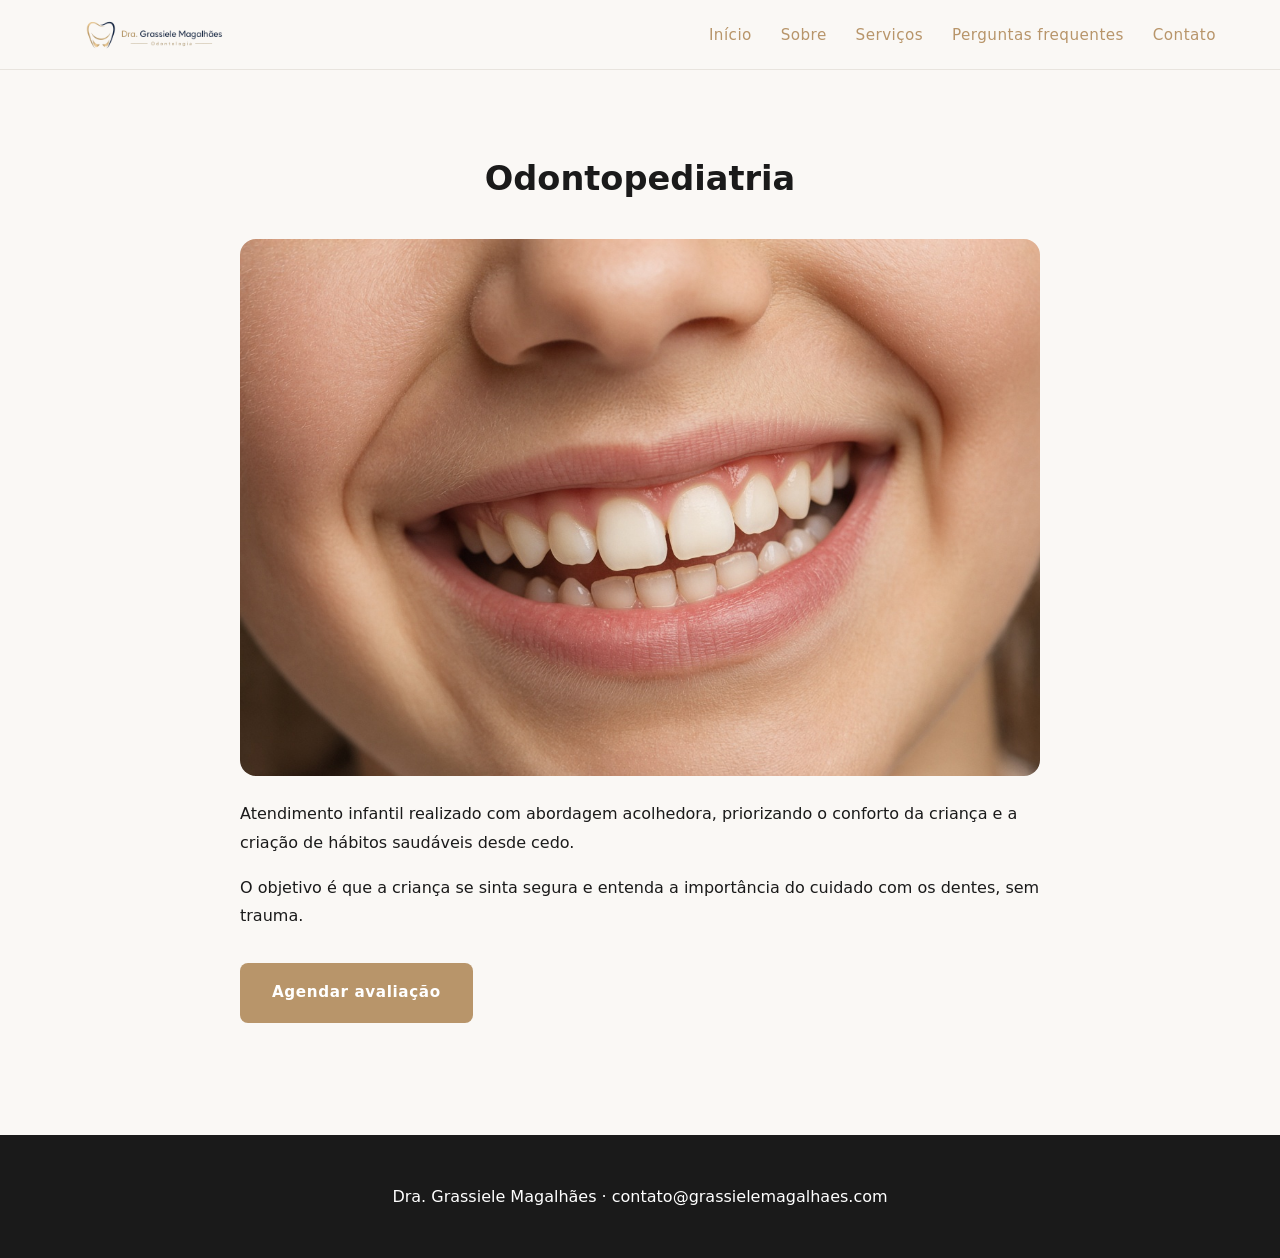
<file: odontopediatria.html>
<!DOCTYPE html>
<html lang="pt-BR">
<head>
  <meta charset="UTF-8">
  <meta name="viewport" content="width=device-width, initial-scale=1.0">
  <title>Odontopediatria | Dra. Grassiele Magalhães</title>
  <link rel="stylesheet" href="css/style.css">
</head>
<body>
  <header class="header"><nav class="nav"><a href="index.html" class="logo"><img src="images/logo.png" alt="Dra. Grassiele Magalhães"></a><button class="nav-toggle">☰</button><ul class="nav-menu"><li><a href="index.html">Início</a></li><li><a href="sobre.html">Sobre</a></li><li><a href="servicos.html">Serviços</a></li><li><a href="perguntas.html">Perguntas frequentes</a></li><li><a href="contato.html">Contato</a></li></ul></nav></header>
  <main><section class="section"><div class="container"><h1 class="section-title">Odontopediatria</h1><div style="max-width:800px;margin:2rem auto;line-height:1.8;"><img src="images/odontopediatria.jpg" alt="Odontopediatria" style="border-radius:16px;margin-bottom:1.5rem;"><p>Atendimento infantil realizado com abordagem acolhedora, priorizando o conforto da criança e a criação de hábitos saudáveis desde cedo.</p><p style="margin-top:1rem;">O objetivo é que a criança se sinta segura e entenda a importância do cuidado com os dentes, sem trauma.</p><div style="margin-top:2rem;"><a href="https://wa.me/5567991861012" class="btn" target="_blank">Agendar avaliação</a></div></div></div></section></main>
  <footer class="footer"><p>Dra. Grassiele Magalhães · contato@grassielemagalhaes.com</p></footer>
  <script src="js/script.js"></script>
</body></html>
</file>
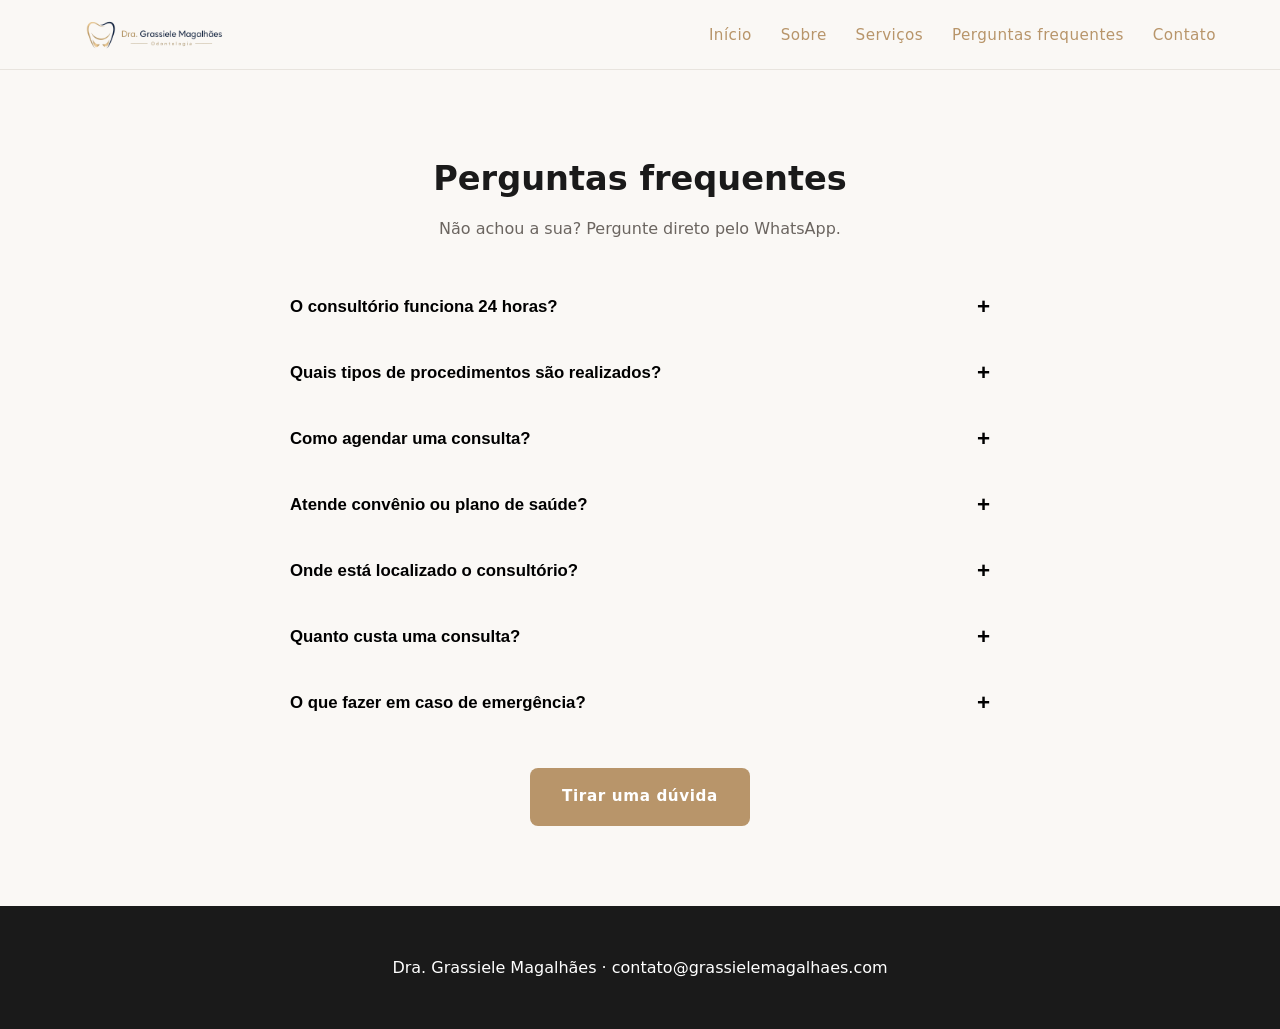
<file: perguntas.html>
<!DOCTYPE html>
<html lang="pt-BR">
<head>
  <meta charset="UTF-8">
  <meta name="viewport" content="width=device-width, initial-scale=1.0">
  <title>Perguntas frequentes | Dra. Grassiele Magalhães</title>
  <link rel="stylesheet" href="css/style.css">
</head>
<body>
  <header class="header"><nav class="nav"><a href="index.html" class="logo"><img src="images/logo.png" alt="Dra. Grassiele Magalhães"></a><button class="nav-toggle">☰</button><ul class="nav-menu"><li><a href="index.html">Início</a></li><li><a href="sobre.html">Sobre</a></li><li><a href="servicos.html">Serviços</a></li><li><a href="perguntas.html" class="active">Perguntas frequentes</a></li><li><a href="contato.html">Contato</a></li></ul></nav></header>
  <main><section class="section"><div class="container" style="max-width:900px;"><h1 class="section-title">Perguntas frequentes</h1><p style="text-align:center;color:var(--muted);margin-bottom:2rem;">Não achou a sua? Pergunte direto pelo WhatsApp.</p><div class="faq"><div class="faq-item"><button class="faq-q">O consultório funciona 24 horas?</button><div class="faq-a"><p>Não. O atendimento é de segunda a sexta, das 8h às 18h, com horário marcado.</p></div></div><div class="faq-item"><button class="faq-q">Quais tipos de procedimentos são realizados?</button><div class="faq-a"><p>Clareamento, restaurações, próteses, implantes, tratamento de canal, limpeza, odontopediatria e urgência.</p></div></div><div class="faq-item"><button class="faq-q">Como agendar uma consulta?</button><div class="faq-a"><p>Pelo WhatsApp (67) 99186-1012 ou pelo e-mail contato@grassielemagalhaes.com.</p></div></div><div class="faq-item"><button class="faq-q">Atende convênio ou plano de saúde?</button><div class="faq-a"><p>O atendimento é particular. Entre em contato para mais informações.</p></div></div><div class="faq-item"><button class="faq-q">Onde está localizado o consultório?</button><div class="faq-a"><p>Rua Teldo Kasper, 109 · Chácara Cachoeira · Campo Grande - MS.</p></div></div><div class="faq-item"><button class="faq-q">Quanto custa uma consulta?</button><div class="faq-a"><p>O valor varia conforme o procedimento. Entre em contato pelo WhatsApp para orçamento.</p></div></div><div class="faq-item"><button class="faq-q">O que fazer em caso de emergência?</button><div class="faq-a"><p>Entre em contato pelo WhatsApp. Avaliamos o caso e orientamos o melhor horário.</p></div></div></div><div style="text-align:center;margin-top:2rem;"><a href="https://wa.me/5567991861012" class="btn" target="_blank">Tirar uma dúvida</a></div></div></section></main>
  <footer class="footer"><p>Dra. Grassiele Magalhães · contato@grassielemagalhaes.com</p></footer>
  <style>
    .faq{max-width:700px;margin:0 auto;}
    .faq-item{border-bottom:1px solid var(--line);}
    .faq-q{width:100%;text-align:left;padding:1.25rem 0;background:none;border:none;font-size:1.05rem;font-weight:600;cursor:pointer;display:flex;justify-content:space-between;align-items:center;}
    .faq-q::after{content:'+';font-size:1.4rem;color:var(--teal);}
    .faq-item.open .faq-q::after{content:'×';}
    .faq-a{max-height:0;overflow:hidden;transition:max-height .3s;}
    .faq-item.open .faq-a{max-height:200px;padding-bottom:1rem;}
    .faq-a p{color:var(--muted);line-height:1.6;}
  </style>
  <script>
    document.querySelectorAll('.faq-q').forEach(btn=>{
      btn.addEventListener('click',()=>btn.parentElement.classList.toggle('open'));
    });
  </script>
  <script src="js/script.js"></script>
</body></html>
</file>
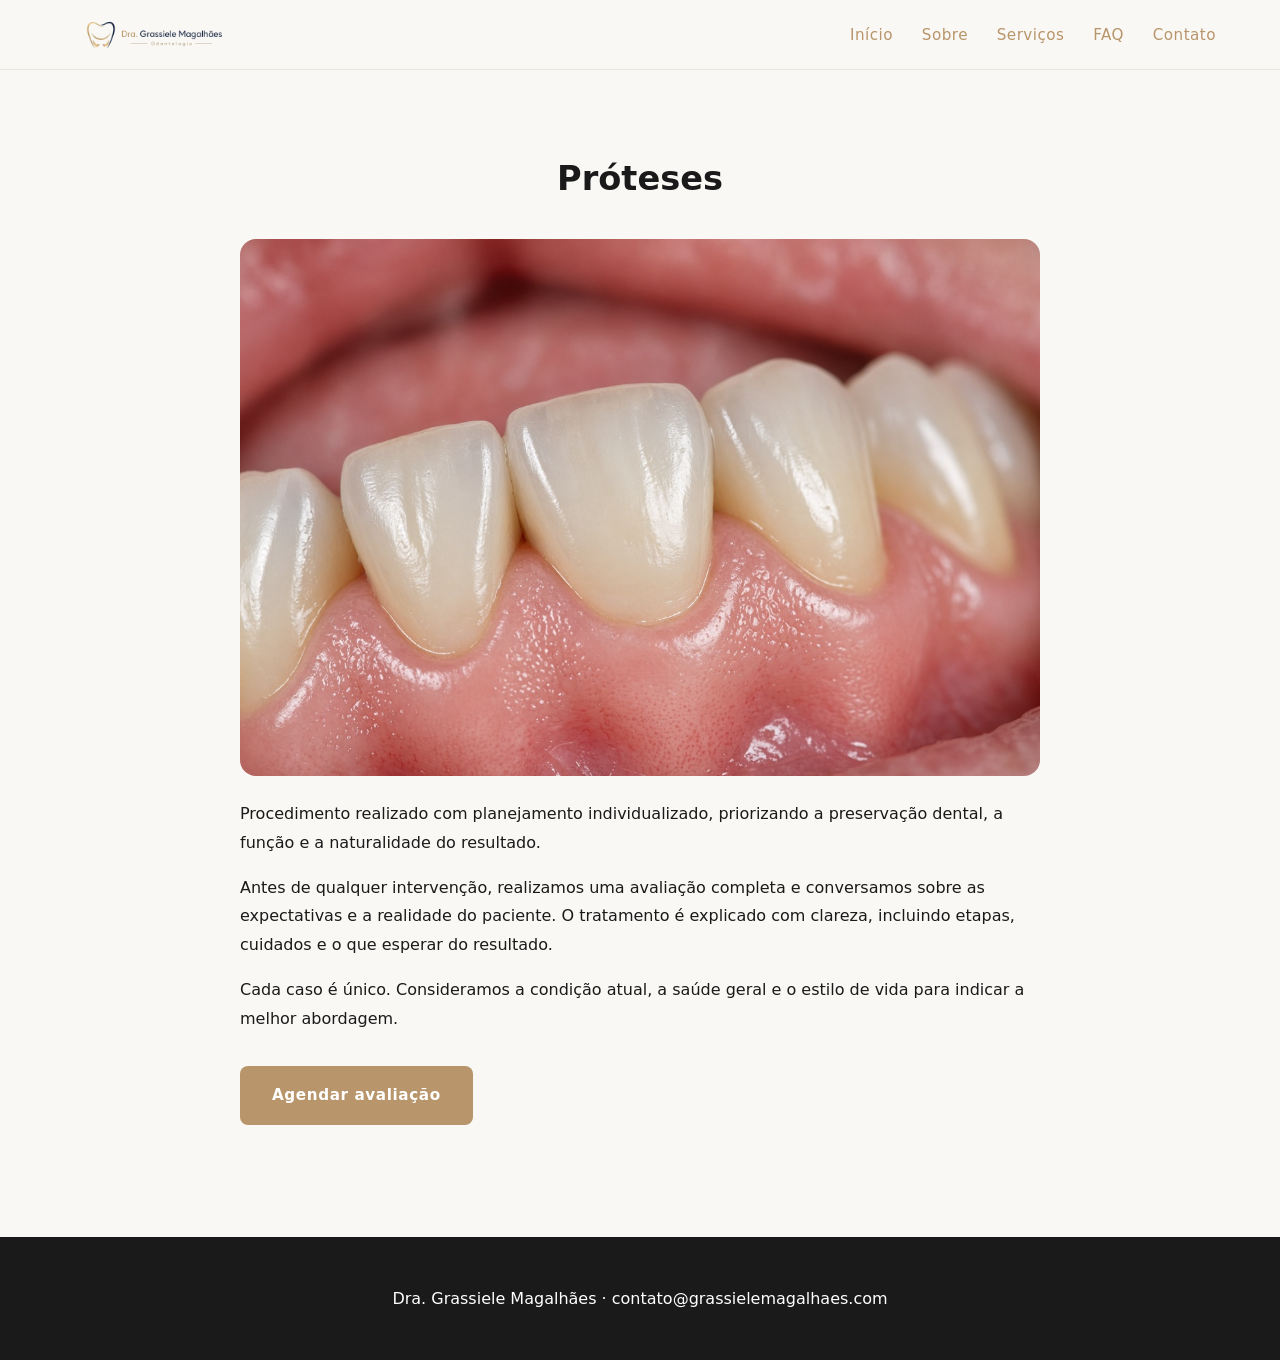
<file: protese.html>
<!DOCTYPE html>
<html lang="pt-BR">
<head>
  <meta charset="UTF-8">
  <meta name="viewport" content="width=device-width, initial-scale=1.0">
  <title>Próteses | Dra. Grassiele Magalhães</title>
  <link rel="stylesheet" href="css/style.css">
</head>
<body>
  <header class="header"><nav class="nav"><a href="index.html" class="logo"><img src="images/logo.png" alt="Dra. Grassiele Magalhães"></a><button class="nav-toggle">☰</button><ul class="nav-menu"><li><a href="index.html">Início</a></li><li><a href="sobre.html">Sobre</a></li><li><a href="servicos.html">Serviços</a></li><li><a href="perguntas.html">FAQ</a></li><li><a href="contato.html">Contato</a></li></ul></nav></header>
  <main><section class="section"><div class="container"><h1 class="section-title">Próteses</h1><div style="max-width:800px;margin:2rem auto;line-height:1.8;"><img src="images/protese.jpg" alt="Próteses" style="border-radius:16px;margin-bottom:1.5rem;"><p>Procedimento realizado com planejamento individualizado, priorizando a preservação dental, a função e a naturalidade do resultado.</p><p style="margin-top:1rem;">Antes de qualquer intervenção, realizamos uma avaliação completa e conversamos sobre as expectativas e a realidade do paciente. O tratamento é explicado com clareza, incluindo etapas, cuidados e o que esperar do resultado.</p><p style="margin-top:1rem;">Cada caso é único. Consideramos a condição atual, a saúde geral e o estilo de vida para indicar a melhor abordagem.</p><div style="margin-top:2rem;"><a href="https://wa.me/5567991861012" class="btn" target="_blank">Agendar avaliação</a></div></div></div></section></main>
  <footer class="footer"><p>Dra. Grassiele Magalhães · contato@grassielemagalhaes.com</p></footer>
  <script src="js/script.js"></script>
</body></html>
</file>
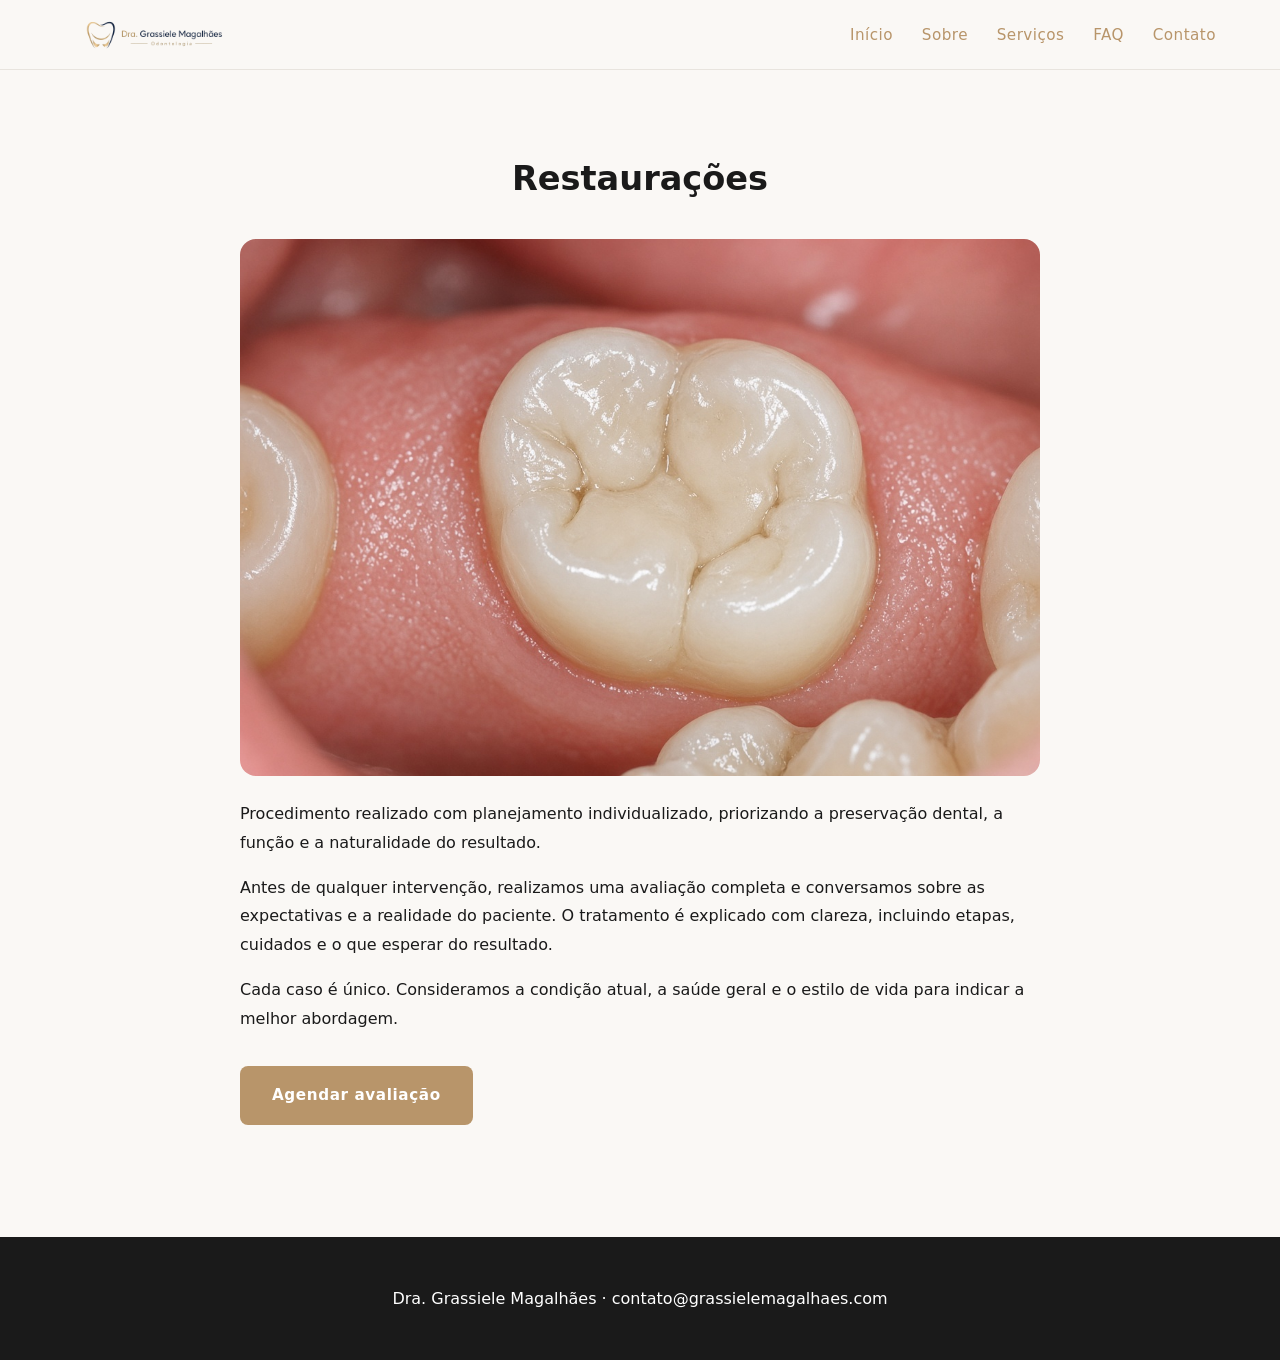
<file: restauracao.html>
<!DOCTYPE html>
<html lang="pt-BR">
<head>
  <meta charset="UTF-8">
  <meta name="viewport" content="width=device-width, initial-scale=1.0">
  <title>Restaurações | Dra. Grassiele Magalhães</title>
  <link rel="stylesheet" href="css/style.css">
</head>
<body>
  <header class="header"><nav class="nav"><a href="index.html" class="logo"><img src="images/logo.png" alt="Dra. Grassiele Magalhães"></a><button class="nav-toggle">☰</button><ul class="nav-menu"><li><a href="index.html">Início</a></li><li><a href="sobre.html">Sobre</a></li><li><a href="servicos.html">Serviços</a></li><li><a href="perguntas.html">FAQ</a></li><li><a href="contato.html">Contato</a></li></ul></nav></header>
  <main><section class="section"><div class="container"><h1 class="section-title">Restaurações</h1><div style="max-width:800px;margin:2rem auto;line-height:1.8;"><img src="images/restauracao.jpg" alt="Restaurações" style="border-radius:16px;margin-bottom:1.5rem;"><p>Procedimento realizado com planejamento individualizado, priorizando a preservação dental, a função e a naturalidade do resultado.</p><p style="margin-top:1rem;">Antes de qualquer intervenção, realizamos uma avaliação completa e conversamos sobre as expectativas e a realidade do paciente. O tratamento é explicado com clareza, incluindo etapas, cuidados e o que esperar do resultado.</p><p style="margin-top:1rem;">Cada caso é único. Consideramos a condição atual, a saúde geral e o estilo de vida para indicar a melhor abordagem.</p><div style="margin-top:2rem;"><a href="https://wa.me/5567991861012" class="btn" target="_blank">Agendar avaliação</a></div></div></div></section></main>
  <footer class="footer"><p>Dra. Grassiele Magalhães · contato@grassielemagalhaes.com</p></footer>
  <script src="js/script.js"></script>
</body></html>
</file>
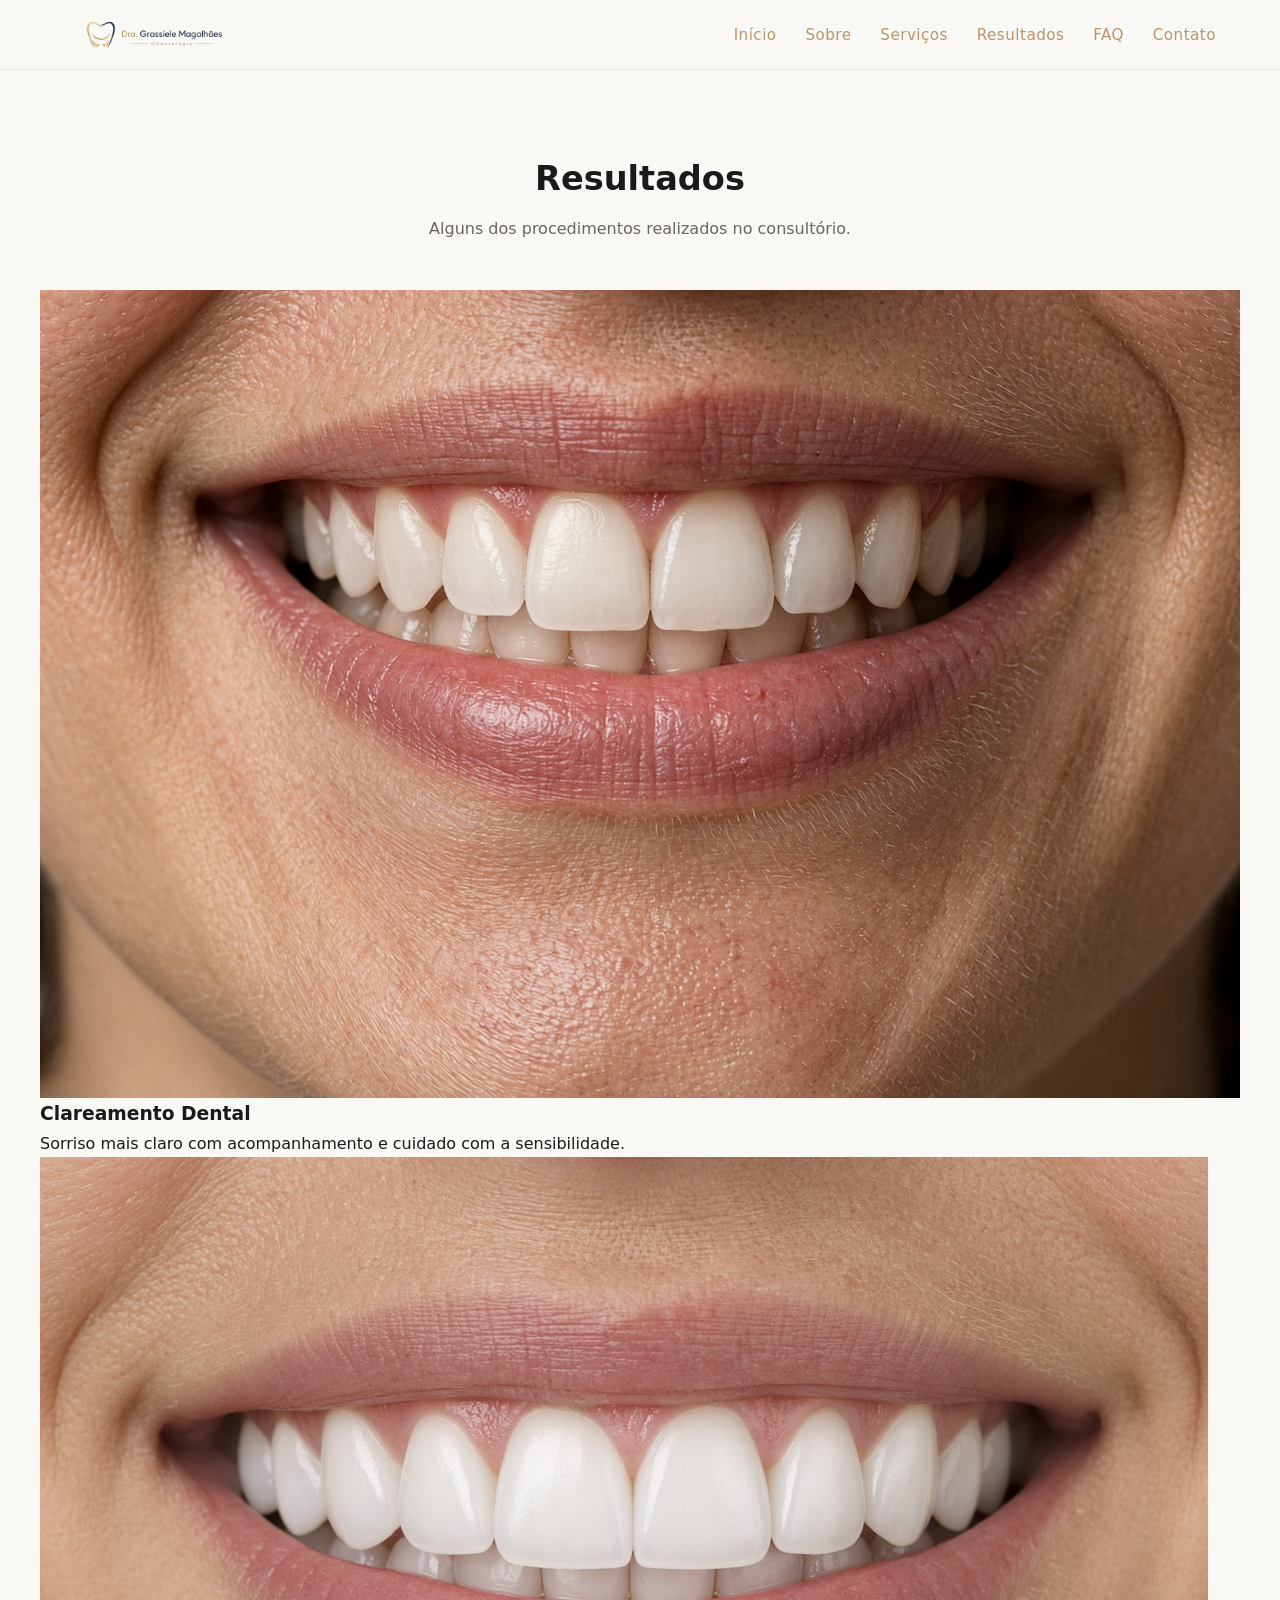
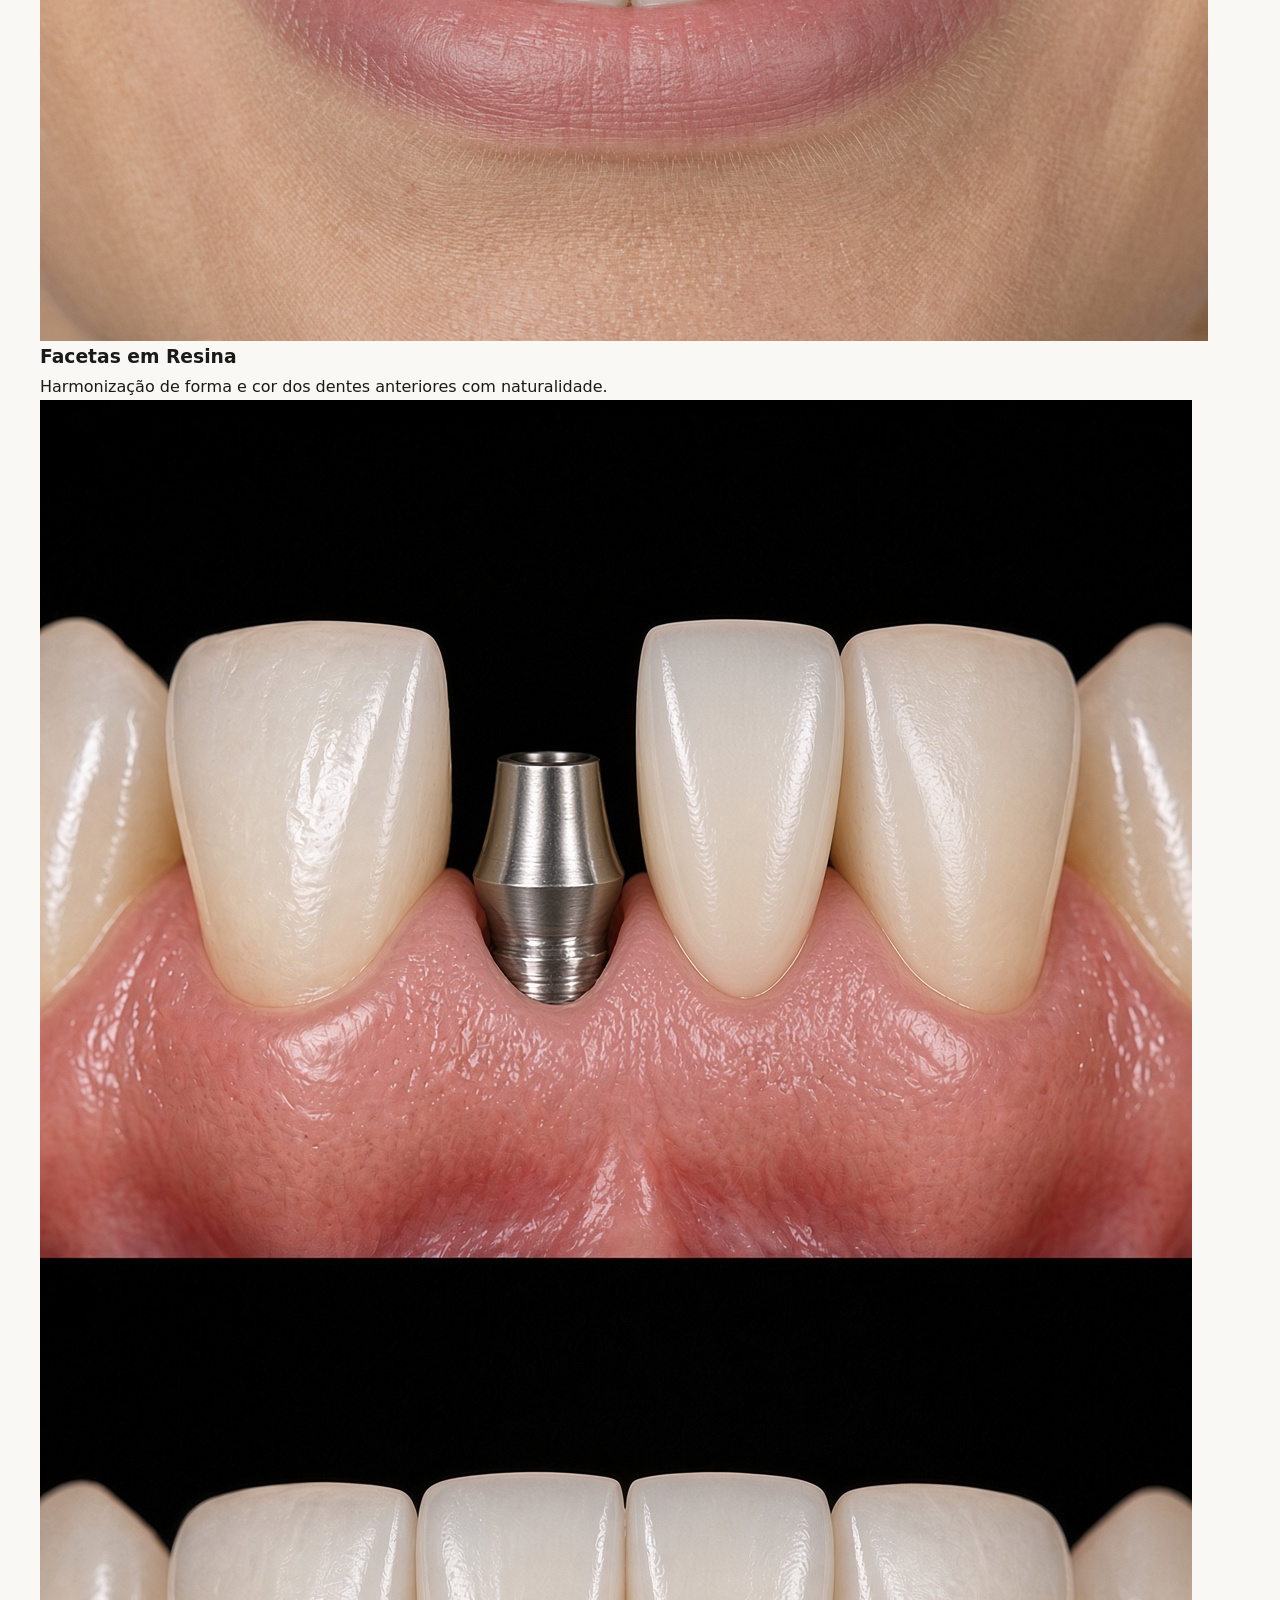
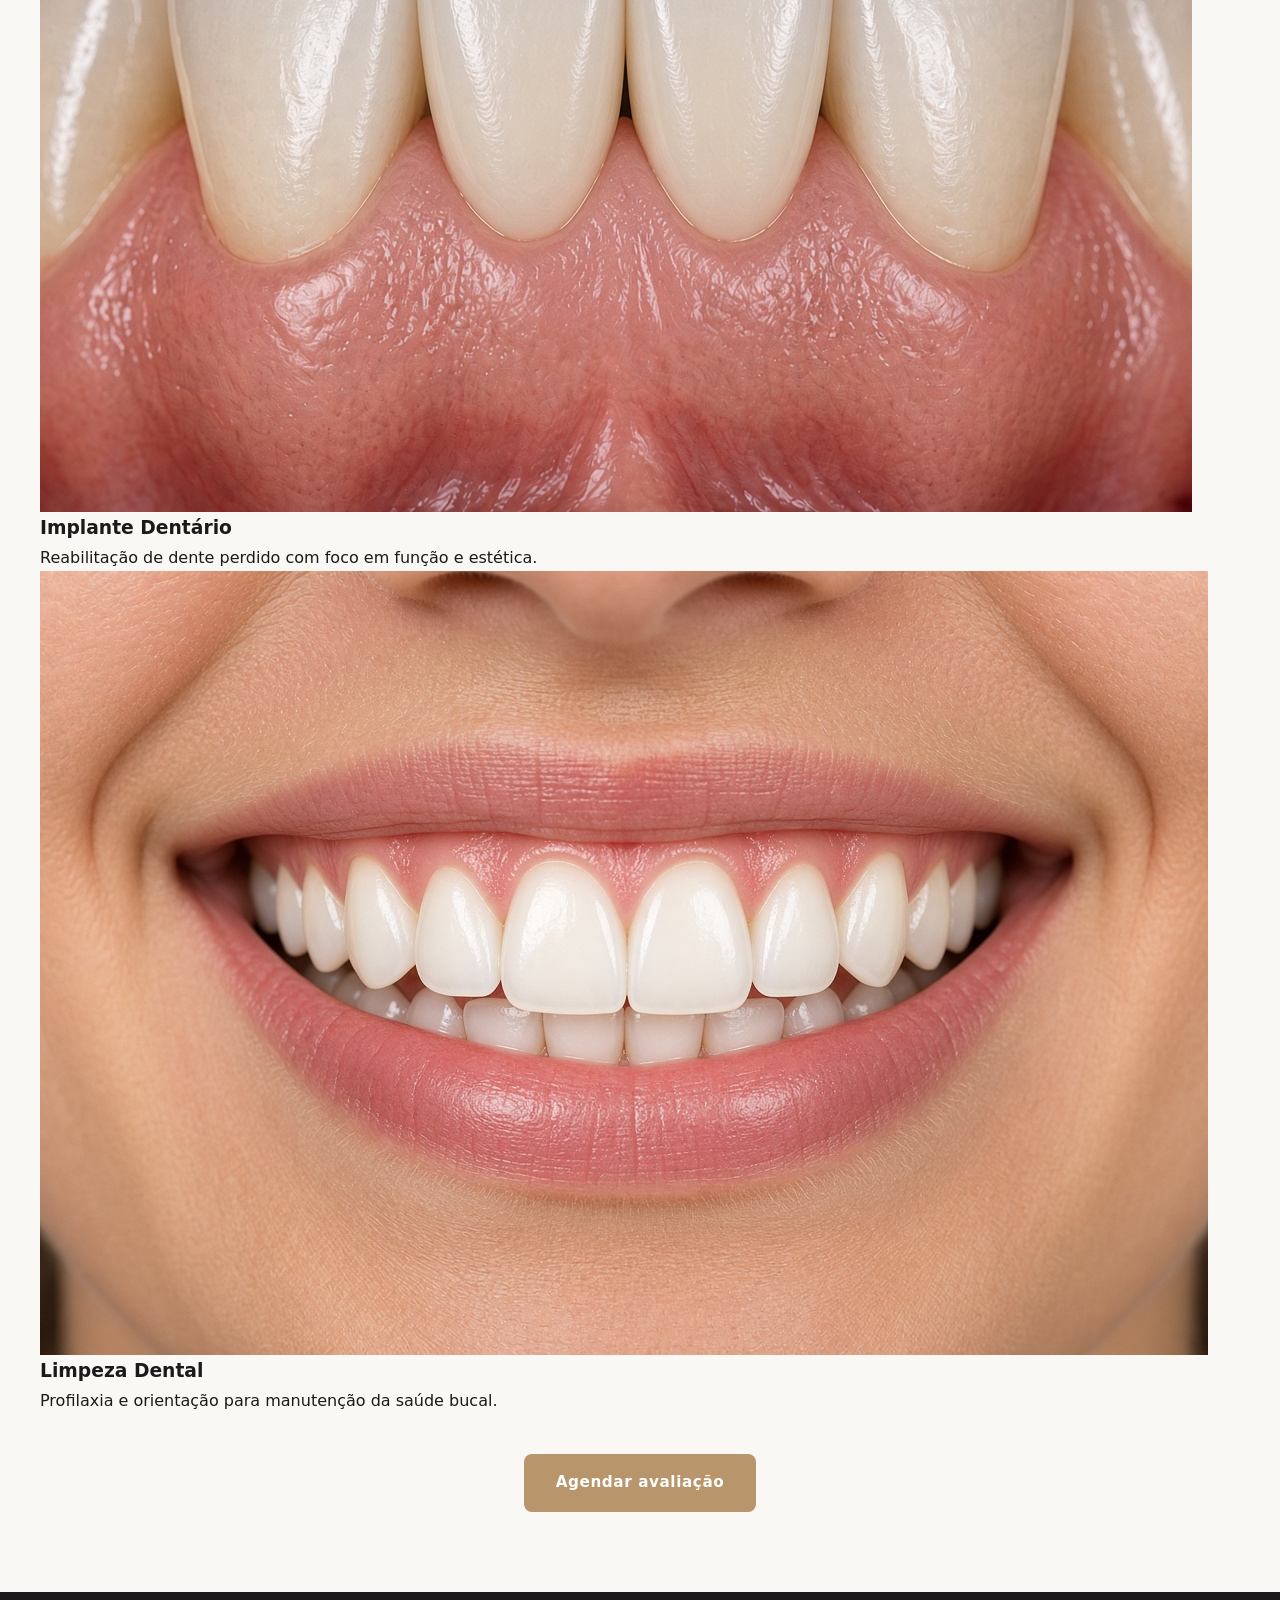
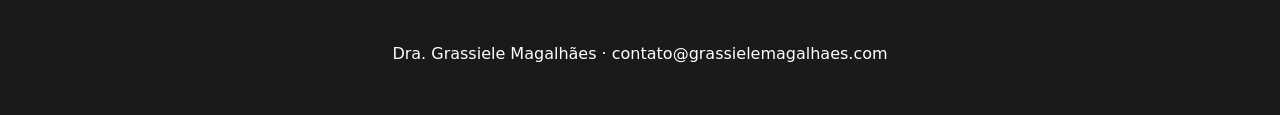
<file: resultados.html>
<!DOCTYPE html>
<html lang="pt-BR">
<head>
  <meta charset="UTF-8">
  <meta name="viewport" content="width=device-width, initial-scale=1.0">
  <title>Resultados | Dra. Grassiele Magalhães</title>
  <link rel="stylesheet" href="css/style.css">
</head>
<body>
  <header class="header"><nav class="nav"><a href="index.html" class="logo"><img src="images/logo.png" alt="Dra. Grassiele Magalhães"></a><button class="nav-toggle">☰</button><ul class="nav-menu"><li><a href="index.html">Início</a></li><li><a href="sobre.html">Sobre</a></li><li><a href="servicos.html">Serviços</a></li><li><a href="resultados.html" class="active">Resultados</a></li><li><a href="perguntas.html">FAQ</a></li><li><a href="contato.html">Contato</a></li></ul></nav></header>
  <main><section class="section"><div class="container"><h1 class="section-title">Resultados</h1><p class="section-subtitle">Alguns dos procedimentos realizados no consultório.</p><div class="results-grid"><div class="result-card"><img src="images/clareamento.jpg" alt="Clareamento dental"><div class="content"><h3>Clareamento Dental</h3><p>Sorriso mais claro com acompanhamento e cuidado com a sensibilidade.</p></div></div><div class="result-card"><img src="images/facetas.jpg" alt="Facetas em resina"><div class="content"><h3>Facetas em Resina</h3><p>Harmonização de forma e cor dos dentes anteriores com naturalidade.</p></div></div><div class="result-card"><img src="images/implante.jpg" alt="Implante dentário"><div class="content"><h3>Implante Dentário</h3><p>Reabilitação de dente perdido com foco em função e estética.</p></div></div><div class="result-card"><img src="images/limpeza.jpg" alt="Limpeza dental"><div class="content"><h3>Limpeza Dental</h3><p>Profilaxia e orientação para manutenção da saúde bucal.</p></div></div></div><div style="text-align:center;margin-top:2.5rem;"><a href="https://wa.me/5567991861012" class="btn" target="_blank">Agendar avaliação</a></div></div></section></main>
  <footer class="footer"><p>Dra. Grassiele Magalhães · contato@grassielemagalhaes.com</p></footer>
  <script src="js/script.js"></script>
</body></html>
</file>
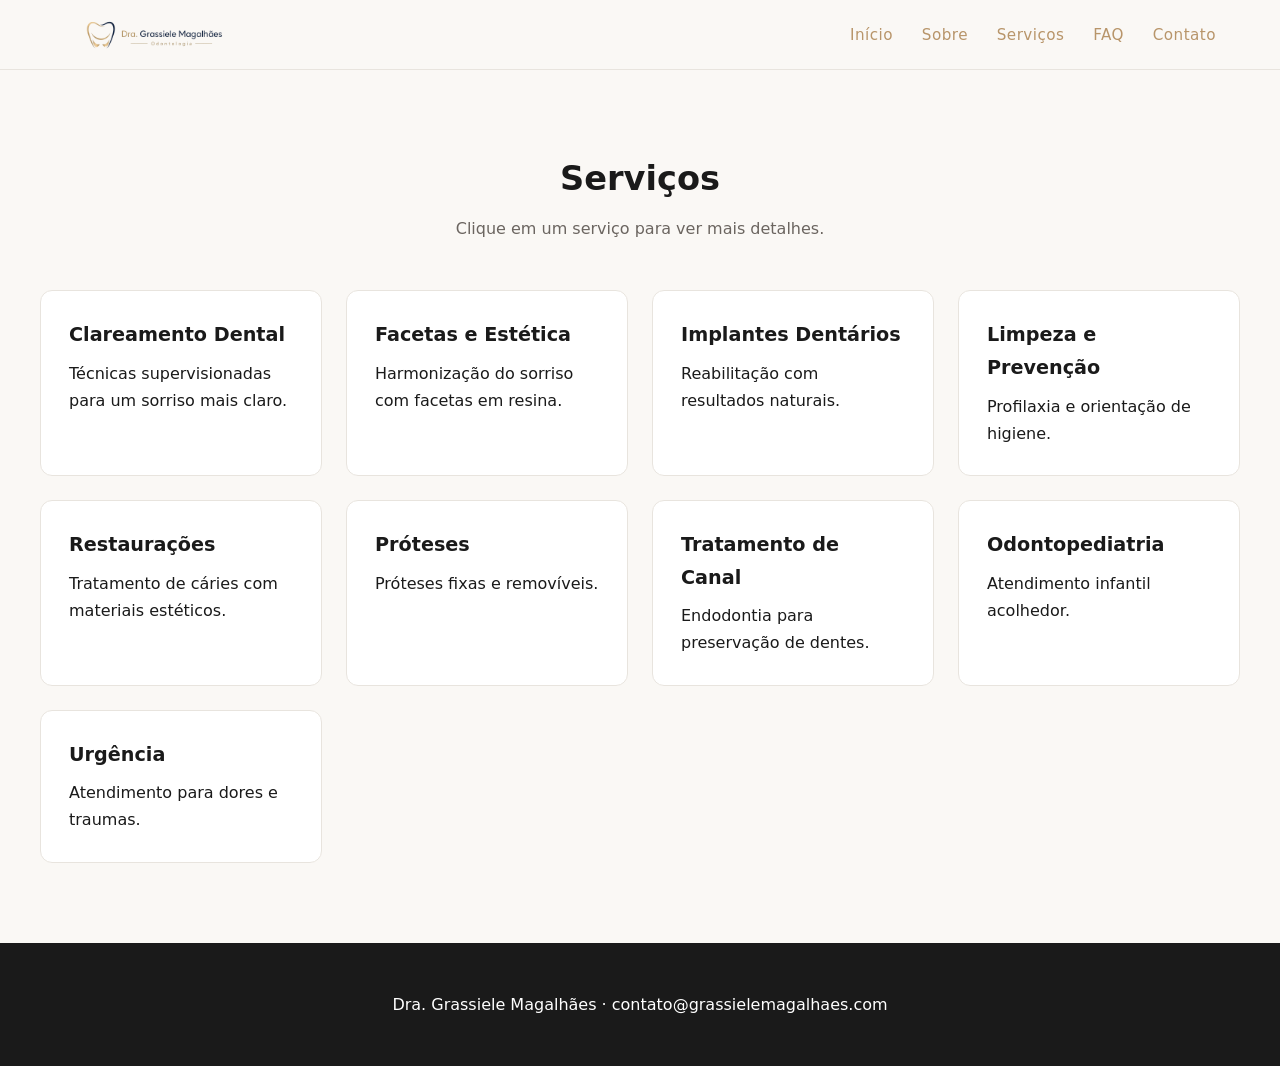
<file: servicos.html>
<!DOCTYPE html>
<html lang="pt-BR">
<head>
  <meta charset="UTF-8">
  <meta name="viewport" content="width=device-width, initial-scale=1.0">
  <title>Serviços | Dra. Grassiele Magalhães</title>
  <link rel="stylesheet" href="css/style.css">
</head>
<body>
  <header class="header"><nav class="nav"><a href="index.html" class="logo"><img src="images/logo.png" alt="Dra. Grassiele Magalhães"></a><button class="nav-toggle">☰</button><ul class="nav-menu"><li><a href="index.html">Início</a></li><li><a href="sobre.html">Sobre</a></li><li><a href="servicos.html" class="active">Serviços</a></li><li><a href="perguntas.html">FAQ</a></li><li><a href="contato.html">Contato</a></li></ul></nav></header>
  <main><section class="section"><div class="container"><h1 class="section-title">Serviços</h1><p class="section-subtitle">Clique em um serviço para ver mais detalhes.</p><div class="grid"><a href="clareamento.html" class="card" style="color:inherit;"><h3>Clareamento Dental</h3><p>Técnicas supervisionadas para um sorriso mais claro.</p></a><a href="facetas.html" class="card" style="color:inherit;"><h3>Facetas e Estética</h3><p>Harmonização do sorriso com facetas em resina.</p></a><a href="implante.html" class="card" style="color:inherit;"><h3>Implantes Dentários</h3><p>Reabilitação com resultados naturais.</p></a><a href="limpeza.html" class="card" style="color:inherit;"><h3>Limpeza e Prevenção</h3><p>Profilaxia e orientação de higiene.</p></a><a href="restauracao.html" class="card" style="color:inherit;"><h3>Restaurações</h3><p>Tratamento de cáries com materiais estéticos.</p></a><a href="protese.html" class="card" style="color:inherit;"><h3>Próteses</h3><p>Próteses fixas e removíveis.</p></a><a href="canal.html" class="card" style="color:inherit;"><h3>Tratamento de Canal</h3><p>Endodontia para preservação de dentes.</p></a><a href="odontopediatria.html" class="card" style="color:inherit;"><h3>Odontopediatria</h3><p>Atendimento infantil acolhedor.</p></a><a href="urgencia.html" class="card" style="color:inherit;"><h3>Urgência</h3><p>Atendimento para dores e traumas.</p></a></div></div></section></main>
  <footer class="footer"><p>Dra. Grassiele Magalhães · contato@grassielemagalhaes.com</p></footer>
  <script src="js/script.js"></script>
</body></html>
</file>
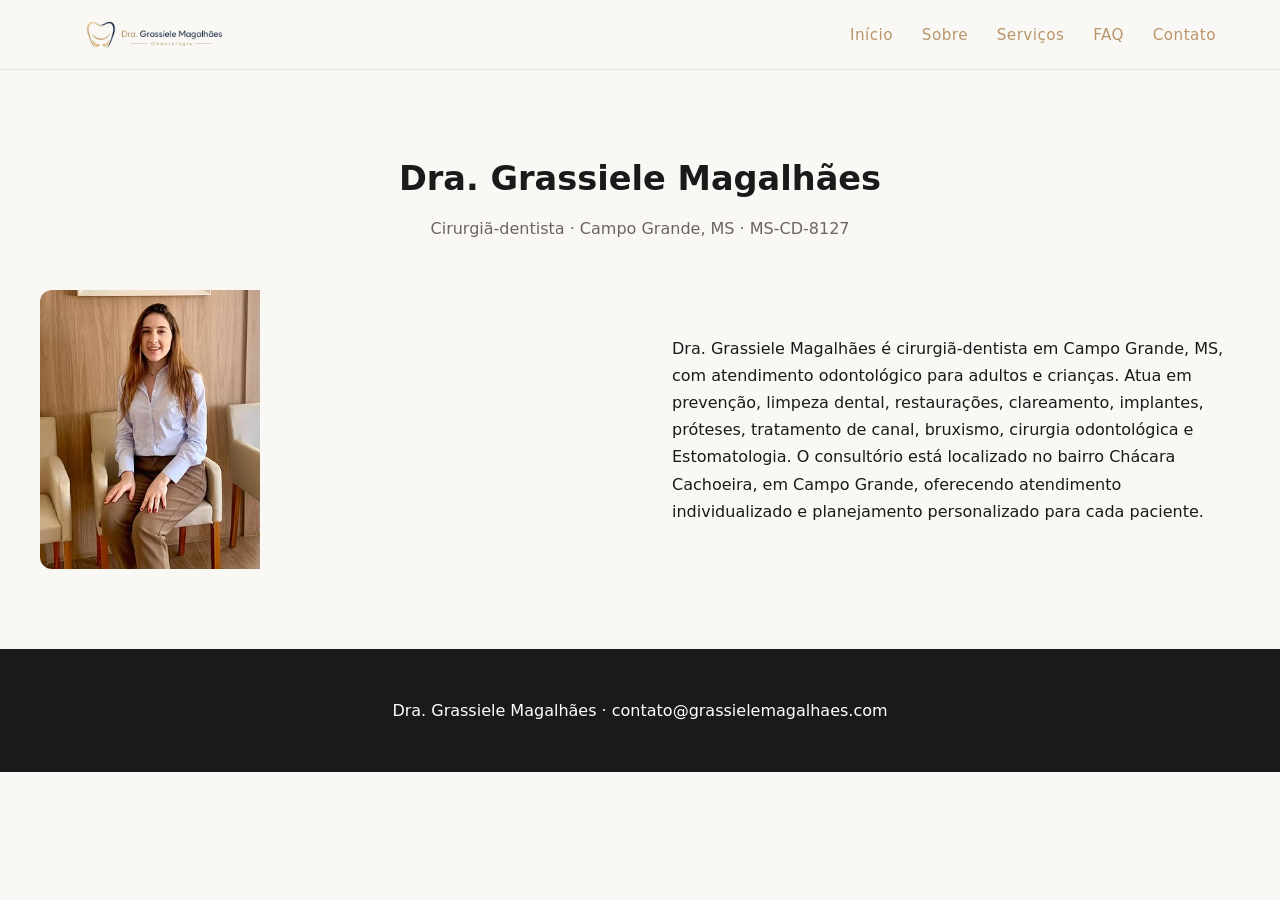
<file: sobre.html>
<!DOCTYPE html>
<html lang="pt-BR">
<head>
  <meta charset="UTF-8">
  <meta name="viewport" content="width=device-width, initial-scale=1.0">
  <title>Sobre | Dra. Grassiele Magalhães</title>
  <link rel="stylesheet" href="css/style.css">
</head>
<body>
  <header class="header"><nav class="nav"><a href="index.html" class="logo"><img src="images/logo.png" alt="Dra. Grassiele Magalhães"></a><button class="nav-toggle">☰</button><ul class="nav-menu"><li><a href="index.html">Início</a></li><li><a href="sobre.html" class="active">Sobre</a></li><li><a href="servicos.html">Serviços</a></li><li><a href="perguntas.html">FAQ</a></li><li><a href="contato.html">Contato</a></li></ul></nav></header>
  <main><section class="section"><div class="container"><h1 class="section-title">Dra. Grassiele Magalhães</h1><p class="section-subtitle">Cirurgiã-dentista · Campo Grande, MS · MS-CD-8127</p><div class="about-grid" style="margin-top:2rem;"><div class="about-image"><img src="images/doutora.jpg" alt="Dra. Grassiele Magalhães"></div><div><p>Dra. Grassiele Magalhães é cirurgiã-dentista em Campo Grande, MS, com atendimento odontológico para adultos e crianças. Atua em prevenção, limpeza dental, restaurações, clareamento, implantes, próteses, tratamento de canal, bruxismo, cirurgia odontológica e Estomatologia. O consultório está localizado no bairro Chácara Cachoeira, em Campo Grande, oferecendo atendimento individualizado e planejamento personalizado para cada paciente.</p></div></div></div></section></main>
  <footer class="footer"><p>Dra. Grassiele Magalhães · contato@grassielemagalhaes.com</p></footer>
  <script src="js/script.js"></script>
</body></html>
</file>
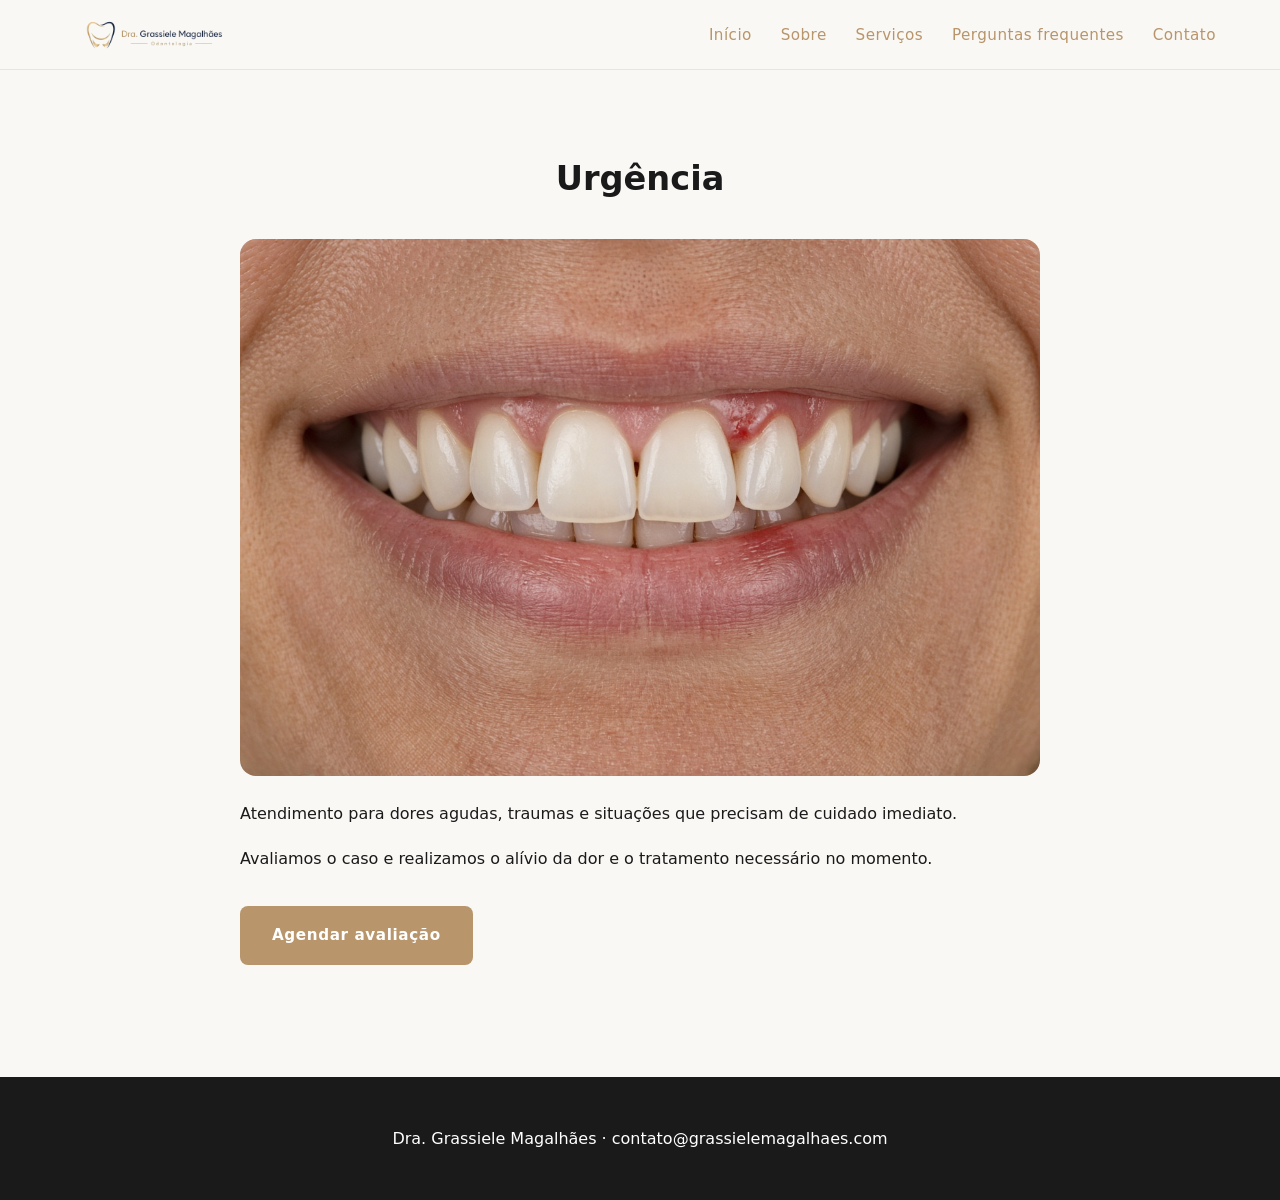
<file: urgencia.html>
<!DOCTYPE html>
<html lang="pt-BR">
<head>
  <meta charset="UTF-8">
  <meta name="viewport" content="width=device-width, initial-scale=1.0">
  <title>Urgência | Dra. Grassiele Magalhães</title>
  <link rel="stylesheet" href="css/style.css">
</head>
<body>
  <header class="header"><nav class="nav"><a href="index.html" class="logo"><img src="images/logo.png" alt="Dra. Grassiele Magalhães"></a><button class="nav-toggle">☰</button><ul class="nav-menu"><li><a href="index.html">Início</a></li><li><a href="sobre.html">Sobre</a></li><li><a href="servicos.html">Serviços</a></li><li><a href="perguntas.html">Perguntas frequentes</a></li><li><a href="contato.html">Contato</a></li></ul></nav></header>
  <main><section class="section"><div class="container"><h1 class="section-title">Urgência</h1><div style="max-width:800px;margin:2rem auto;line-height:1.8;"><img src="images/urgencia.jpg" alt="Urgência" style="border-radius:16px;margin-bottom:1.5rem;"><p>Atendimento para dores agudas, traumas e situações que precisam de cuidado imediato.</p><p style="margin-top:1rem;">Avaliamos o caso e realizamos o alívio da dor e o tratamento necessário no momento.</p><div style="margin-top:2rem;"><a href="https://wa.me/5567991861012" class="btn" target="_blank">Agendar avaliação</a></div></div></div></section></main>
  <footer class="footer"><p>Dra. Grassiele Magalhães · contato@grassielemagalhaes.com</p></footer>
  <script src="js/script.js"></script>
</body></html>
</file>
<file: css/style.css>
:root { --navy:#1A1A1A; --gold:#B8956A; --gold-light:#D4AF7A; --bg:#FAF8F5; --soft:#F5F2ED; --text:#1A1A1A; --muted:#6B6560; --border:#E8E4DE; --font:'Inter',system-ui,sans-serif; --sans:'Inter',system-ui,sans-serif; --radius:12px; }
* { margin:0; padding:0; box-sizing:border-box; }
body { font-family:var(--sans); color:var(--text); line-height:1.7; background:var(--bg); }
img { max-width:100%; display:block; }
a { color:var(--gold); text-decoration:none; }
.header { position:sticky; top:0; background:rgba(250,248,245,.95); backdrop-filter:blur(12px); border-bottom:1px solid var(--border); z-index:100; }
.nav { max-width:1200px; margin:0 auto; padding:0.1rem 1.5rem; display:flex; justify-content:space-between; align-items:center; }
.logo { display:flex; align-items:center; gap:0.8rem; font-family:var(--font); font-weight:500; color:var(--navy); font-size:1.4rem; letter-spacing:.02em; }
.nav-menu { display:flex; list-style:none; gap:1.8rem; }
.nav-menu a { font-weight:500; font-size:.95rem; letter-spacing:.03em; }
.nav-menu a:hover, .nav-menu a.active { color:var(--gold); }
.nav-toggle { display:none; background:none; border:none; font-size:1.4rem; cursor:pointer; }
.hero { background:linear-gradient(160deg,#1A1A1A 0%,#2C2C2C 100%); color:#fff; padding:6rem 1.5rem 5rem; text-align:center; }
.hero h1 { font-family:var(--font); font-size:clamp(2.4rem,5vw,4rem); font-weight:500; line-height:1.05; margin-bottom:1.2rem; letter-spacing:-.01em; }
.hero p { font-size:1.15rem; opacity:.85; max-width:640px; margin:0 auto 2rem; font-weight:400; }
.btn { display:inline-block; background:var(--gold); color:#fff; padding:1rem 2rem; border-radius:8px; font-weight:600; letter-spacing:.04em; font-size:.95rem; }
.btn:hover { background:var(--gold-light); color:#fff; }
.btn-outline { background:transparent; border:1.5px solid rgba(255,255,255,.4); color:#fff; }
.section { padding:5rem 1.5rem; }
.section-soft { background:var(--soft); }
.container { max-width:1200px; margin:0 auto; }
.section-title { font-family:var(--sans); font-size:2.1rem; font-weight:600; text-align:center; margin-bottom:.5rem; color:var(--navy); }
.section-subtitle { text-align:center; color:var(--muted); margin-bottom:3rem; max-width:640px; margin-left:auto; margin-right:auto; }
.grid { display:grid; grid-template-columns:repeat(auto-fit,minmax(280px,1fr)); gap:1.5rem; }
.card { background:#fff; padding:1.75rem; border-radius:var(--radius); border:1px solid var(--border); transition:.3s; }
.card:hover { transform:translateY(-3px); box-shadow:0 12px 40px rgba(26,26,26,.06); }
.card h3 { margin-bottom:.5rem; color:var(--navy); font-family:var(--sans); font-size:1.2rem; font-weight:600; }
.about-grid { display:grid; grid-template-columns:1fr 1fr; gap:4rem; align-items:center; }
.about-image { border-radius:var(--radius); overflow:hidden; max-width:480px; }
.compare { position:relative; width:100%; max-width:800px; margin:2rem auto; border-radius:var(--radius); overflow:hidden; user-select:none; cursor:ew-resize; }
.compare img { width:100%; display:block; }
.compare-before { position:absolute; top:0; left:0; height:100%; width:100%; object-fit:cover; clip-path:inset(0 50% 0 0); }
.compare-line { position:absolute; top:0; left:50%; width:3px; height:100%; background:#fff; transform:translateX(-50%); box-shadow:0 0 12px rgba(0,0,0,.25); pointer-events:none; }
.compare-handle { position:absolute; top:50%; left:50%; width:42px; height:42px; background:#fff; border-radius:50%; transform:translate(-50%,-50%); box-shadow:0 4px 16px rgba(0,0,0,.2); display:flex; align-items:center; justify-content:center; font-weight:600; color:var(--gold); }
.footer { background:var(--navy); color:#fff; padding:3rem 1.5rem; text-align:center; }
.footer a { color:var(--gold-light); }
/* Animations */
.hero h1, .hero p, .hero .btn { animation: fadeIn 1.2s ease both; }
.hero p { animation-delay: .15s; }
.hero .btn { animation-delay: .3s; }
@keyframes fadeIn { from { opacity:0; transform:translateY(20px); } to { opacity:1; transform:none; } }
.card { transition: transform .3s, box-shadow .3s; }
.card:hover { transform:translateY(-3px); box-shadow:0 12px 40px rgba(26,26,26,.06); }
.section { animation: fadeIn .6s ease both; }
.section:nth-child(2) { animation-delay: .1s; }
.section:nth-child(3) { animation-delay: .2s; }
@media (max-width:768px) {
  .nav-menu { display:none; position:absolute; top:100%; left:0; right:0; background:var(--bg); flex-direction:column; padding:1rem; border-bottom:1px solid var(--border); }
  .nav-menu.active { display:flex; }
  .nav-toggle { display:block; }
  .about-grid { grid-template-columns:1fr; gap:2rem; }
  .hero { padding:4rem 1.5rem 3rem; }
}

.whatsapp-float { position:fixed; bottom:20px; right:20px; background:#25D366; color:#fff; width:68px; height:68px; border-radius:50%; display:flex; align-items:center; justify-content:center; z-index:999; box-shadow:0 4px 12px rgba(0,0,0,.15); }
.whatsapp-float svg { width:34px; height:34px; }

.nav { height:70px; padding:0 1.5rem; }

.header { height:70px; }
.logo img { height:95px; width:auto; }
</file>
